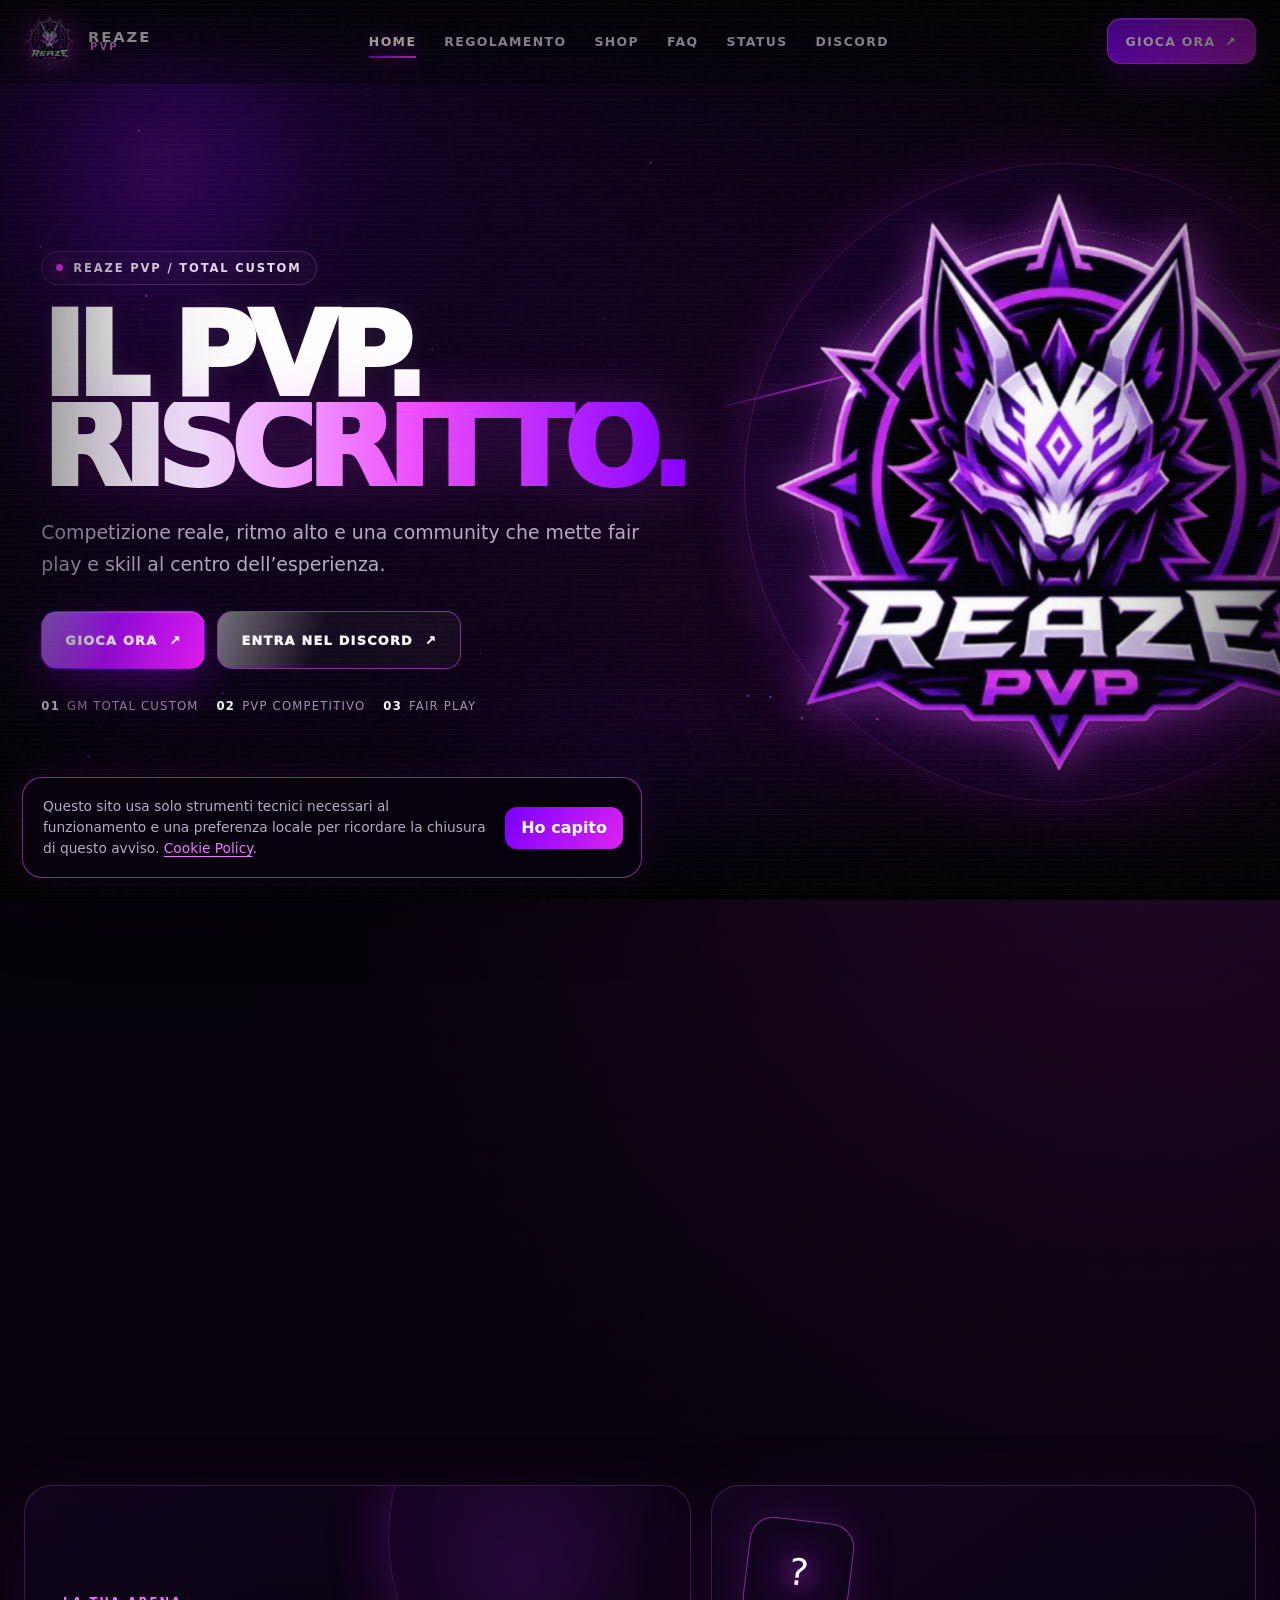
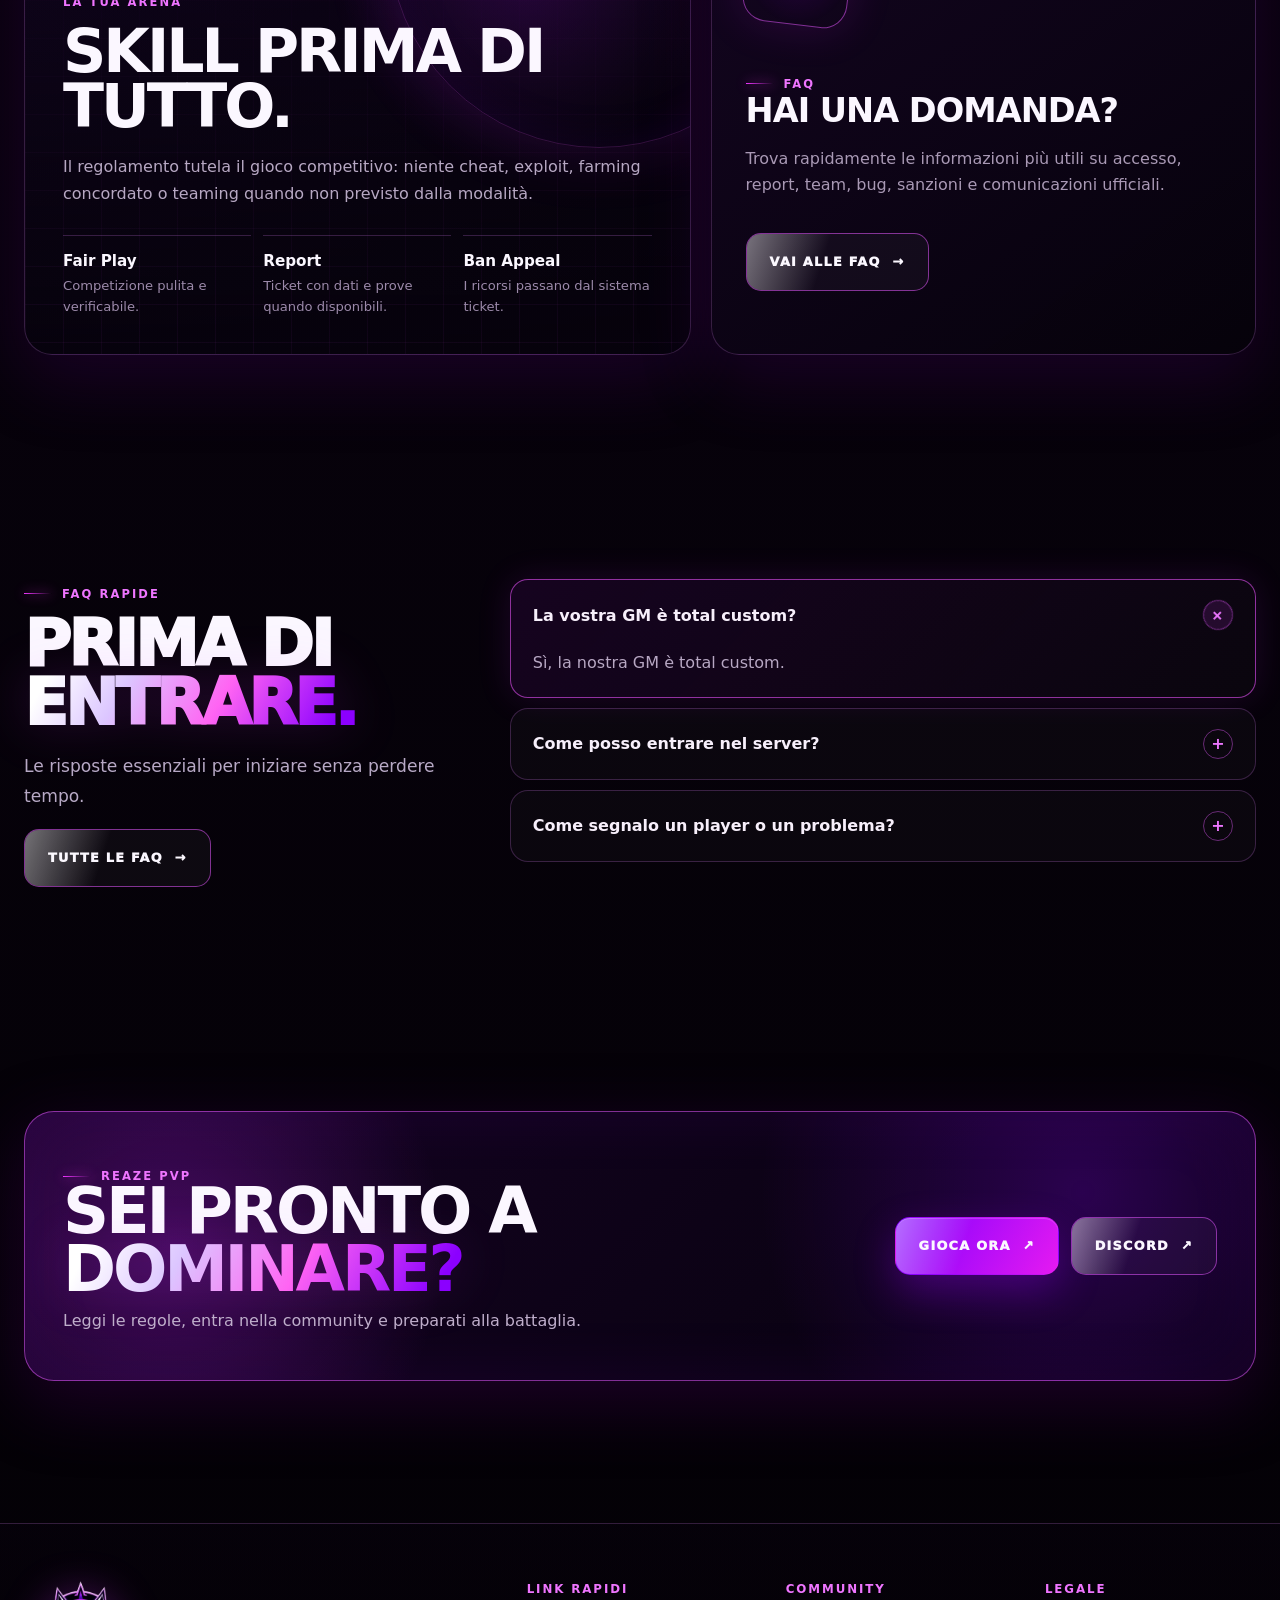
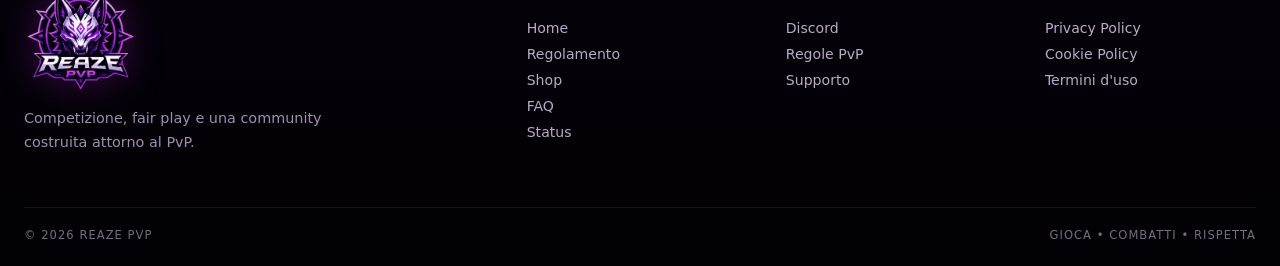
<file: index.html>
<!doctype html>
<html lang="it">
<head>
  <meta charset="utf-8">
  <meta name="viewport" content="width=device-width,initial-scale=1,viewport-fit=cover">
  <meta name="theme-color" content="#050208">
  <meta name="description" content="REAZE PVP — PvP competitivo, GM total custom e community.">
  <meta property="og:title" content="REAZE PVP">
  <meta property="og:description" content="Il PvP. Riscritto.">
  <meta property="og:image" content="assets/img/reaze-pvp-logo.png">
  <title>REAZE PVP — Il PvP. Riscritto.</title>
  <link rel="icon" href="assets/icons/favicon-192.png">
  <link rel="manifest" href="site.webmanifest">
  <link rel="stylesheet" href="assets/css/style.css">
</head>
<body>
<div class="site">
  <div class="noise"></div><div class="scanlines"></div><div class="vignette"></div><div class="pointer-glow"></div>
  <div class="ambient"><span class="a1"></span><span class="a2"></span><span class="a3"></span></div>
  <canvas id="particle-canvas"></canvas>
  <div data-nav-slot></div>

  <main>
    <section class="hero">
      <div class="hero-shell">
        <div class="hero-copy reveal">
          <span class="hero-badge"><i></i> REAZE PVP / TOTAL CUSTOM</span>
          <h1><span class="top">IL PVP.</span><span class="bottom">RISCRITTO.</span></h1>
          <p>Competizione reale, ritmo alto e una community che mette fair play e skill al centro dell’esperienza.</p>
          <div class="hero-actions">
            <a class="btn primary" href="#" data-connect>Gioca ora <span>↗</span></a>
            <a class="btn" href="#" data-discord>Entra nel Discord <span>↗</span></a>
          </div>
          <div class="hero-mini">
            <span><b>01</b> GM TOTAL CUSTOM</span>
            <span><b>02</b> PVP COMPETITIVO</span>
            <span><b>03</b> FAIR PLAY</span>
          </div>
        </div>

        <div class="logo-stage reveal" data-logo-stage>
          <div class="logo-orbit"></div>
          <span class="energy-streak s1"></span><span class="energy-streak s2"></span><span class="energy-streak s3"></span>
          <img class="hero-logo" src="assets/img/reaze-pvp-logo.png" alt="Logo REAZE PVP">
        </div>
      </div>
    </section>

    <section class="feature-rail">
      <div class="container feature-grid">
        <article class="feature-card reveal"><div class="feature-icon">⚔</div><h3>PvP senza limiti</h3><p>Un’esperienza costruita intorno a combattimento, skill e competitività.</p></article>
        <article class="feature-card reveal"><div class="feature-icon">✦</div><h3>Eventi</h3><p>Sfide e attività competitive comunicate attraverso i canali ufficiali.</p></article>
        <article class="feature-card reveal"><div class="feature-icon">♛</div><h3>Classifiche</h3><p>Misura i tuoi risultati e punta a migliorare round dopo round.</p></article>
        <article class="feature-card reveal"><div class="feature-icon">⬡</div><h3>Anticheat</h3><p>Cheat, exploit e vantaggi esterni sono vietati dal regolamento.</p></article>
        <article class="feature-card reveal"><div class="feature-icon">◈</div><h3>Supporto</h3><p>Report, contestazioni e ricorsi passano attraverso i canali ufficiali.</p></article>
      </div>
    </section>

    <section class="section">
      <div class="container">
        <span class="kicker reveal">REAZE ARENA</span>
        <h2 class="title-lg reveal">ENTRA. COMBATTI.<br><span class="gradient-text">LASCIA IL SEGNO.</span></h2>
        <p class="lead reveal">REAZE PVP è pensato per chi vuole competere senza perdere di vista rispetto, regole chiare e una community organizzata.</p>
        <div class="story-grid">
          <article class="arena-card reveal">
            <div class="arena-content">
              <span class="arena-label">La tua arena</span>
              <h3>Skill prima di tutto.</h3>
              <p>Il regolamento tutela il gioco competitivo: niente cheat, exploit, farming concordato o teaming quando non previsto dalla modalità.</p>
              <div class="arena-points">
                <div class="arena-point"><b>Fair Play</b><span>Competizione pulita e verificabile.</span></div>
                <div class="arena-point"><b>Report</b><span>Ticket con dati e prove quando disponibili.</span></div>
                <div class="arena-point"><b>Ban Appeal</b><span>I ricorsi passano dal sistema ticket.</span></div>
              </div>
            </div>
          </article>
          <aside class="faq-preview reveal">
            <div class="cube">?</div>
            <span class="kicker">FAQ</span>
            <h3>Hai una domanda?</h3>
            <p>Trova rapidamente le informazioni più utili su accesso, report, team, bug, sanzioni e comunicazioni ufficiali.</p>
            <a class="btn" href="faq.html">Vai alle FAQ <span>→</span></a>
          </aside>
        </div>
      </div>
    </section>

    <section class="section">
      <div class="container home-faq">
        <div class="home-faq-copy reveal">
          <span class="kicker">FAQ RAPIDE</span>
          <h2 class="title-lg">PRIMA DI<br><span class="gradient-text">ENTRARE.</span></h2>
          <p class="lead">Le risposte essenziali per iniziare senza perdere tempo.</p>
          <a class="btn" href="faq.html">Tutte le FAQ <span>→</span></a>
        </div>
        <div class="faq-list reveal">
          <article class="faq-item open">
            <button class="faq-question" type="button"><span>La vostra GM è total custom?</span><span>+</span></button>
            <div class="faq-answer"><div><p>Sì, la nostra GM è total custom.</p></div></div>
          </article>
          <article class="faq-item">
            <button class="faq-question" type="button"><span>Come posso entrare nel server?</span><span>+</span></button>
            <div class="faq-answer"><div><p>Usa il pulsante “Gioca ora” quando il collegamento è disponibile oppure consulta i canali ufficiali REAZE PVP.</p></div></div>
          </article>
          <article class="faq-item">
            <button class="faq-question" type="button"><span>Come segnalo un player o un problema?</span><span>+</span></button>
            <div class="faq-answer"><div><p>Apri un ticket e indica nome o ID del player, orario e prove quando disponibili.</p></div></div>
          </article>
        </div>
      </div>
    </section>

    <section class="section">
      <div class="container">
        <div class="cta-banner reveal">
          <div><span class="kicker">REAZE PVP</span><h2>SEI PRONTO A<br><span class="gradient-text">DOMINARE?</span></h2><p>Leggi le regole, entra nella community e preparati alla battaglia.</p></div>
          <div class="hero-actions"><a class="btn primary" href="#" data-connect>Gioca ora <span>↗</span></a><a class="btn" href="#" data-discord>Discord <span>↗</span></a></div>
        </div>
      </div>
    </section>
  </main>

  <div data-footer-slot></div>

  <div class="cookie-banner" data-cookie-banner>
    <p>Questo sito usa solo strumenti tecnici necessari al funzionamento e una preferenza locale per ricordare la chiusura di questo avviso. <a href="cookie-policy.html">Cookie Policy</a>.</p>
    <button type="button" data-cookie-ok>Ho capito</button>
  </div>
  <button class="cookie-reopen" type="button" aria-label="Informazioni cookie" data-cookie-reopen>◉</button>
</div>
<script src="assets/js/config.js"></script><script src="assets/js/components.js"></script><script src="assets/js/app.js"></script><script src="assets/js/consent.js"></script>
</body>
</html>
</file>
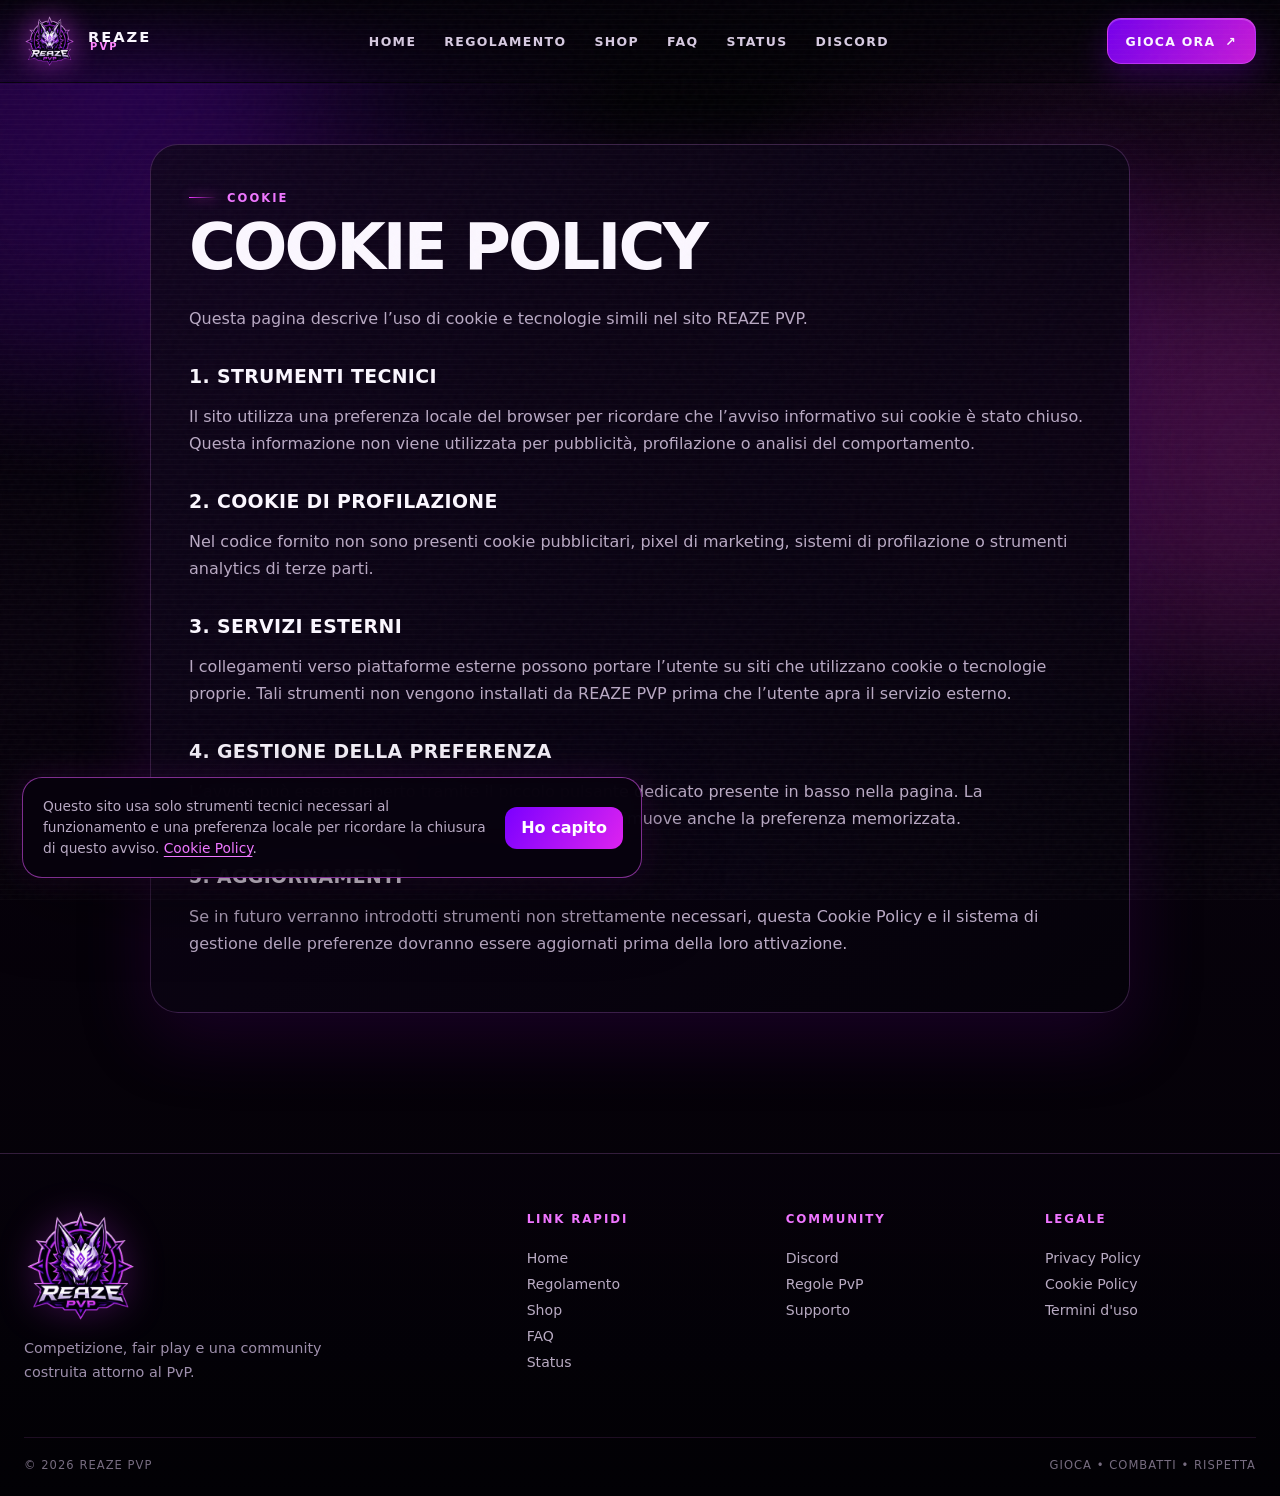
<file: cookie-policy.html>
<!doctype html>
<html lang="it">
<head>
  <meta charset="utf-8"><meta name="viewport" content="width=device-width,initial-scale=1,viewport-fit=cover"><meta name="theme-color" content="#050208">
  <meta name="description" content="Cookie Policy REAZE PVP.">
  <title>Cookie Policy — REAZE PVP</title>
  <link rel="icon" href="assets/icons/favicon-192.png"><link rel="stylesheet" href="assets/css/style.css">
</head>
<body>
<div class="site">
  <div class="noise"></div><div class="scanlines"></div><div class="ambient"><span class="a1"></span><span class="a2"></span><span class="a3"></span></div>
  <div data-nav-slot></div>
  <main class="legal-wrap">
    <article class="legal-card reveal">
      <span class="kicker">COOKIE</span>
      <h1>Cookie Policy</h1>
      <p>Questa pagina descrive l’uso di cookie e tecnologie simili nel sito REAZE PVP.</p>

      <h2>1. Strumenti tecnici</h2>
      <p>Il sito utilizza una preferenza locale del browser per ricordare che l’avviso informativo sui cookie è stato chiuso. Questa informazione non viene utilizzata per pubblicità, profilazione o analisi del comportamento.</p>

      <h2>2. Cookie di profilazione</h2>
      <p>Nel codice fornito non sono presenti cookie pubblicitari, pixel di marketing, sistemi di profilazione o strumenti analytics di terze parti.</p>

      <h2>3. Servizi esterni</h2>
      <p>I collegamenti verso piattaforme esterne possono portare l’utente su siti che utilizzano cookie o tecnologie proprie. Tali strumenti non vengono installati da REAZE PVP prima che l’utente apra il servizio esterno.</p>

      <h2>4. Gestione della preferenza</h2>
      <p>L’avviso può essere riaperto tramite il piccolo pulsante dedicato presente in basso nella pagina. La cancellazione dei dati del browser o del localStorage rimuove anche la preferenza memorizzata.</p>

      <h2>5. Aggiornamenti</h2>
      <p>Se in futuro verranno introdotti strumenti non strettamente necessari, questa Cookie Policy e il sistema di gestione delle preferenze dovranno essere aggiornati prima della loro attivazione.</p>
    </article>
  </main>
  <div data-footer-slot></div>
  <div class="cookie-banner" data-cookie-banner><p>Questo sito usa solo strumenti tecnici necessari al funzionamento e una preferenza locale per ricordare la chiusura di questo avviso. <a href="cookie-policy.html">Cookie Policy</a>.</p><button type="button" data-cookie-ok>Ho capito</button></div><button class="cookie-reopen" type="button" aria-label="Informazioni cookie" data-cookie-reopen>◉</button>
</div>
<script src="assets/js/config.js"></script><script src="assets/js/components.js"></script><script src="assets/js/app.js"></script><script src="assets/js/consent.js"></script>
</body></html>
</file>
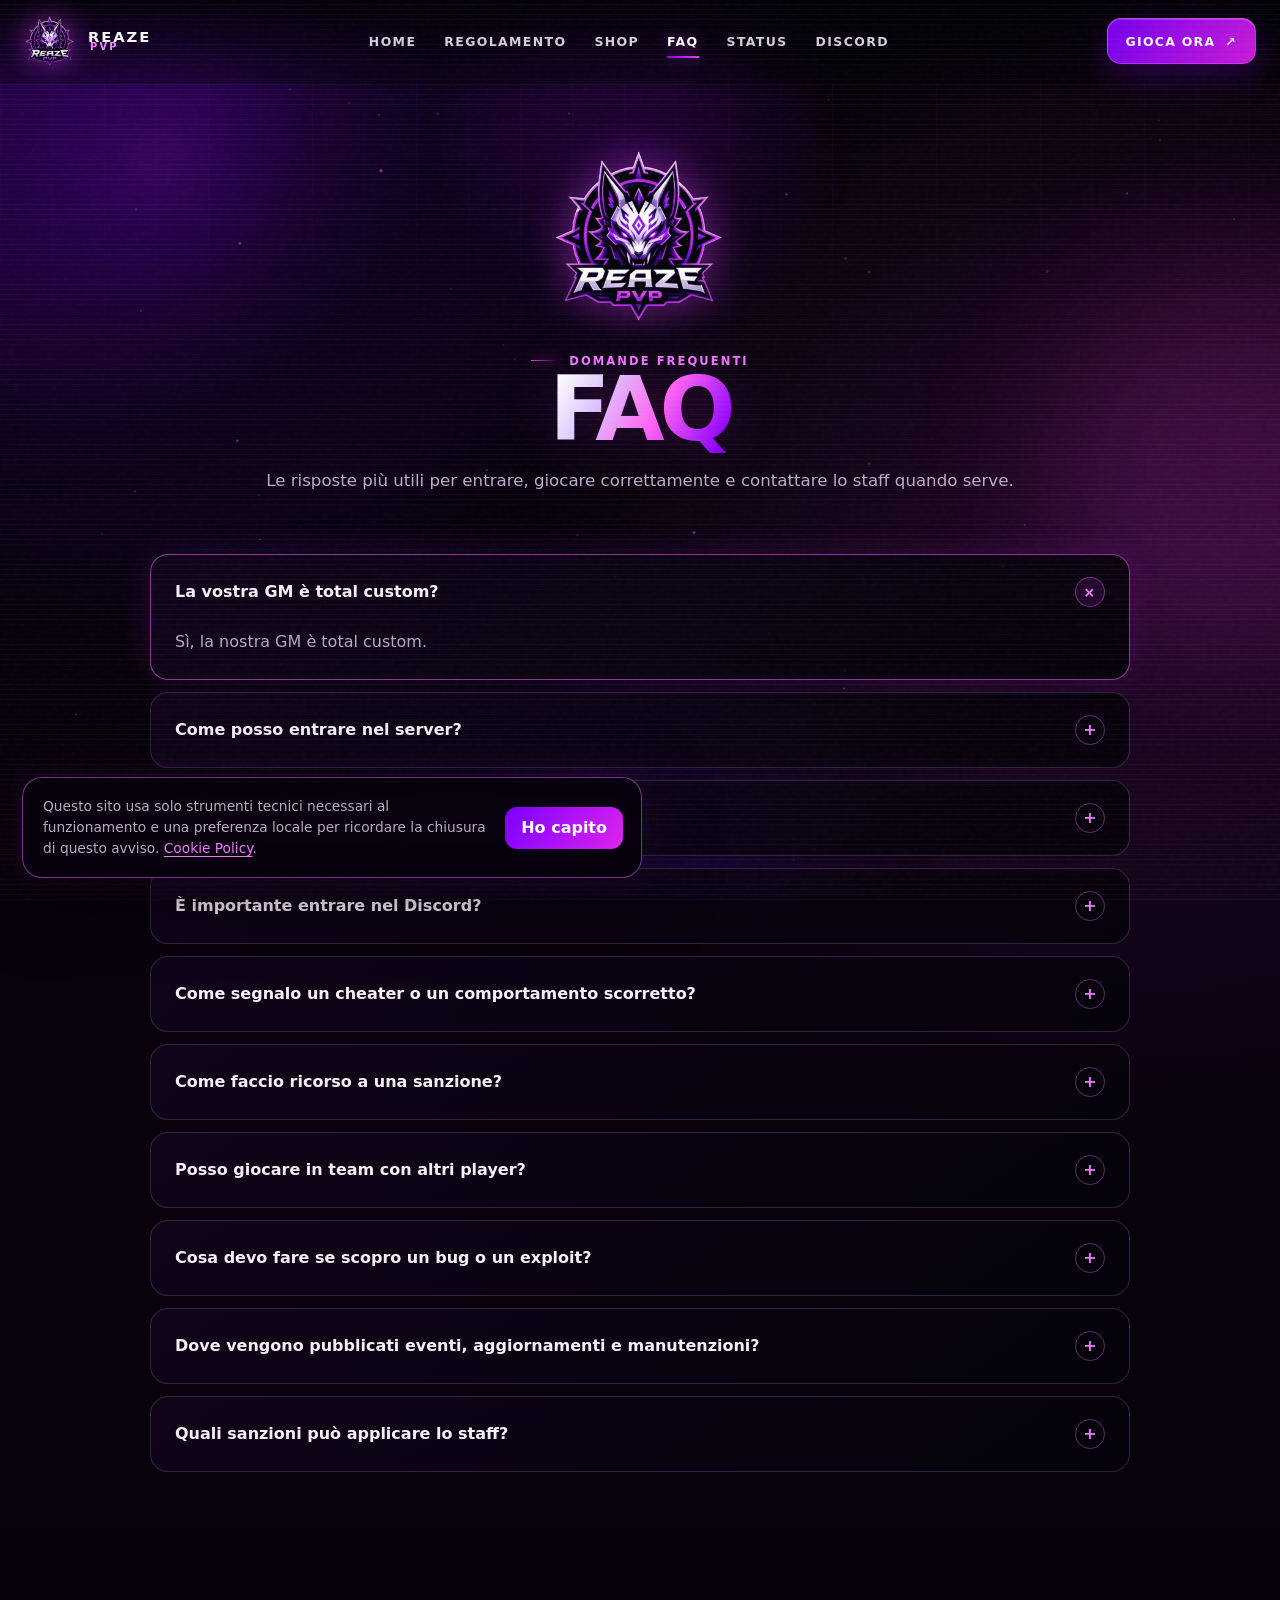
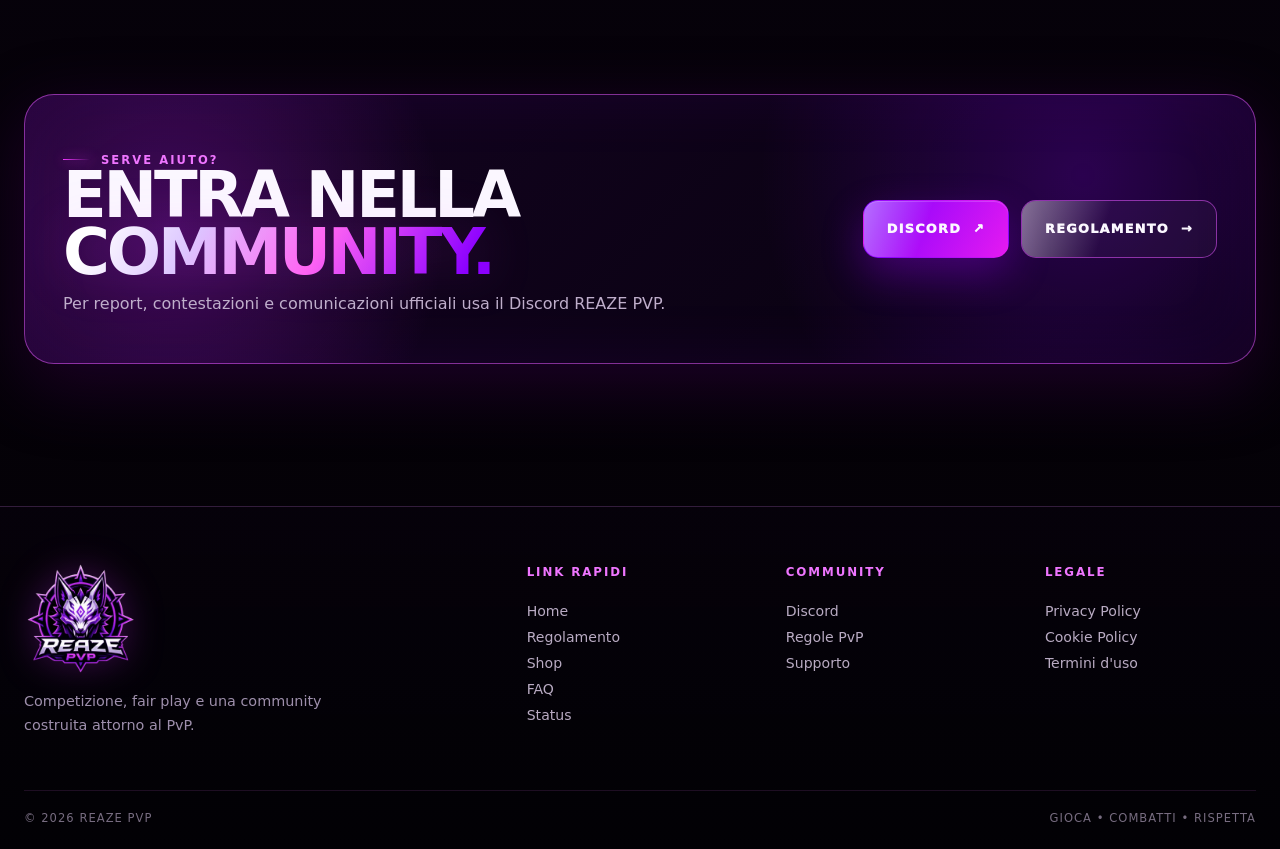
<file: faq.html>
<!doctype html>
<html lang="it">
<head>
  <meta charset="utf-8"><meta name="viewport" content="width=device-width,initial-scale=1,viewport-fit=cover"><meta name="theme-color" content="#050208">
  <meta name="description" content="Domande frequenti REAZE PVP.">
  <title>FAQ — REAZE PVP</title>
  <link rel="icon" href="assets/icons/favicon-192.png"><link rel="stylesheet" href="assets/css/style.css">
</head>
<body>
<div class="site">
  <div class="noise"></div><div class="scanlines"></div><div class="pointer-glow"></div><div class="ambient"><span class="a1"></span><span class="a2"></span><span class="a3"></span></div><canvas id="particle-canvas"></canvas>
  <div data-nav-slot></div>
  <main>
    <section class="inner-hero">
      <div class="inner-hero-shell reveal">
        <img class="inner-logo" src="assets/img/reaze-pvp-logo.png" alt="REAZE PVP">
        <span class="kicker">DOMANDE FREQUENTI</span>
        <h1><span class="gradient-text">FAQ</span></h1>
        <p>Le risposte più utili per entrare, giocare correttamente e contattare lo staff quando serve.</p>
      </div>
    </section>

    <section class="faq-page">
      <div class="faq-page-shell faq-list reveal">
        <article class="faq-item open"><button class="faq-question" type="button"><span>La vostra GM è total custom?</span><span>+</span></button><div class="faq-answer"><div><p>Sì, la nostra GM è total custom.</p></div></div></article>
        <article class="faq-item"><button class="faq-question" type="button"><span>Come posso entrare nel server?</span><span>+</span></button><div class="faq-answer"><div><p>Usa il pulsante “Gioca ora” quando il collegamento è disponibile oppure consulta il Discord ufficiale per le istruzioni di accesso.</p></div></div></article>
        <article class="faq-item"><button class="faq-question" type="button"><span>Dove trovo IP, versione e informazioni di accesso?</span><span>+</span></button><div class="faq-answer"><div><p>Le informazioni ufficiali vengono pubblicate nei canali REAZE PVP e, quando disponibili, nella pagina Status.</p></div></div></article>
        <article class="faq-item"><button class="faq-question" type="button"><span>È importante entrare nel Discord?</span><span>+</span></button><div class="faq-answer"><div><p>Sì. Il Discord è il riferimento per annunci, aggiornamenti, ticket, report, ricorsi e comunicazioni dello staff.</p></div></div></article>
        <article class="faq-item"><button class="faq-question" type="button"><span>Come segnalo un cheater o un comportamento scorretto?</span><span>+</span></button><div class="faq-answer"><div><p>Apri un ticket e indica nome o ID del player, orario e prove quando disponibili. Le prove manipolate o i report falsi sono sanzionabili.</p></div></div></article>
        <article class="faq-item"><button class="faq-question" type="button"><span>Come faccio ricorso a una sanzione?</span><span>+</span></button><div class="faq-answer"><div><p>I ricorsi vanno aperti tramite <strong>Ban Appeal</strong> nel sistema ticket.</p></div></div></article>
        <article class="faq-item"><button class="faq-question" type="button"><span>Posso giocare in team con altri player?</span><span>+</span></button><div class="faq-answer"><div><p>Solo nelle modalità in cui il team è previsto. Il teaming è vietato quando non è consentito dalla modalità e clan/team devono rispettare i limiti stabiliti dallo staff.</p></div></div></article>
        <article class="faq-item"><button class="faq-question" type="button"><span>Cosa devo fare se scopro un bug o un exploit?</span><span>+</span></button><div class="faq-answer"><div><p>Non sfruttarlo. Bug abuse, glitch, exploit e duplicazioni sono vietati: segnala il problema allo staff tramite i canali ufficiali.</p></div></div></article>
        <article class="faq-item"><button class="faq-question" type="button"><span>Dove vengono pubblicati eventi, aggiornamenti e manutenzioni?</span><span>+</span></button><div class="faq-answer"><div><p>Le comunicazioni ufficiali vengono pubblicate sul Discord REAZE PVP e, quando previsto, nella pagina Status.</p></div></div></article>
        <article class="faq-item"><button class="faq-question" type="button"><span>Quali sanzioni può applicare lo staff?</span><span>+</span></button><div class="faq-answer"><div><p>In base alla gravità possono essere applicati warn, timeout, kick, ban temporanei o ban permanenti.</p></div></div></article>
      </div>
    </section>

    <section class="section"><div class="container"><div class="cta-banner reveal"><div><span class="kicker">SERVE AIUTO?</span><h2>ENTRA NELLA<br><span class="gradient-text">COMMUNITY.</span></h2><p>Per report, contestazioni e comunicazioni ufficiali usa il Discord REAZE PVP.</p></div><div class="hero-actions"><a class="btn primary" href="#" data-discord>Discord <span>↗</span></a><a class="btn" href="regolamento.html">Regolamento <span>→</span></a></div></div></div></section>
  </main>
  <div data-footer-slot></div>
  <div class="cookie-banner" data-cookie-banner><p>Questo sito usa solo strumenti tecnici necessari al funzionamento e una preferenza locale per ricordare la chiusura di questo avviso. <a href="cookie-policy.html">Cookie Policy</a>.</p><button type="button" data-cookie-ok>Ho capito</button></div><button class="cookie-reopen" type="button" aria-label="Informazioni cookie" data-cookie-reopen>◉</button>
</div>
<script src="assets/js/config.js"></script><script src="assets/js/components.js"></script><script src="assets/js/app.js"></script><script src="assets/js/consent.js"></script>
</body></html>
</file>
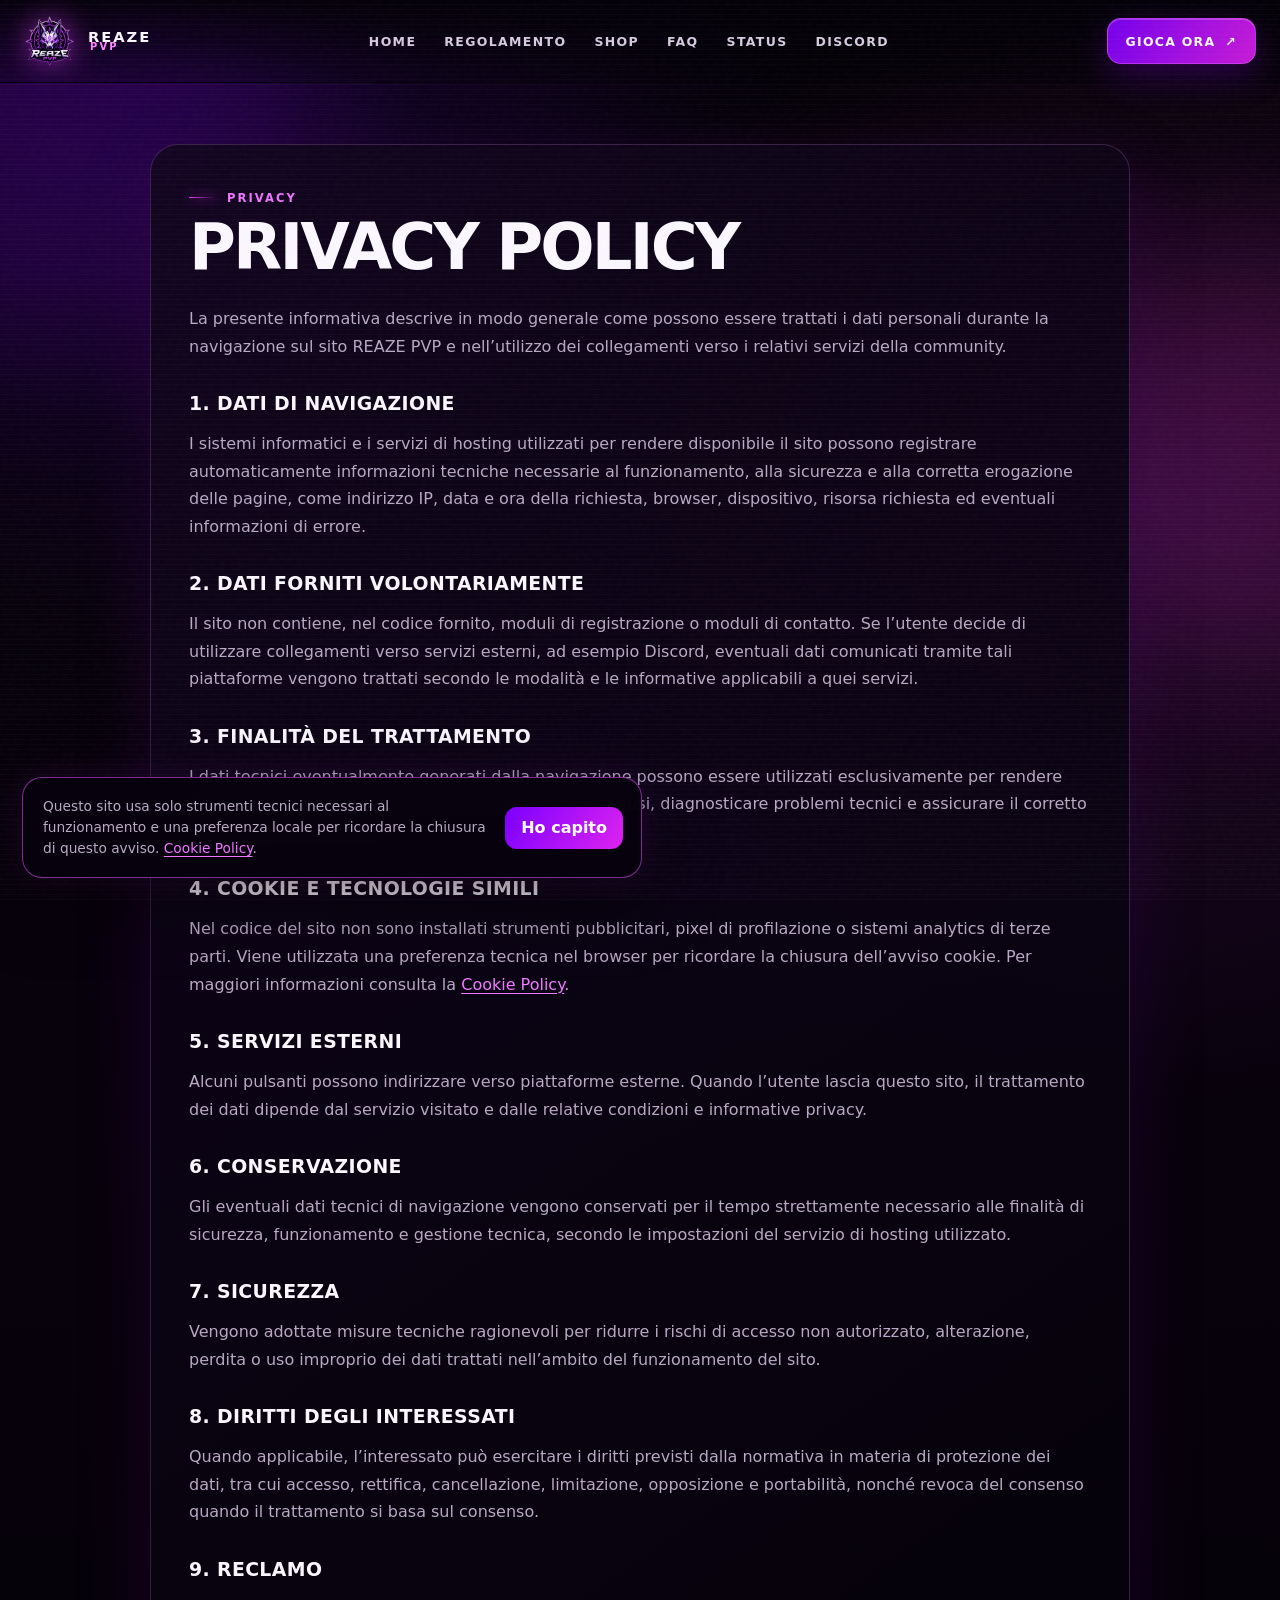
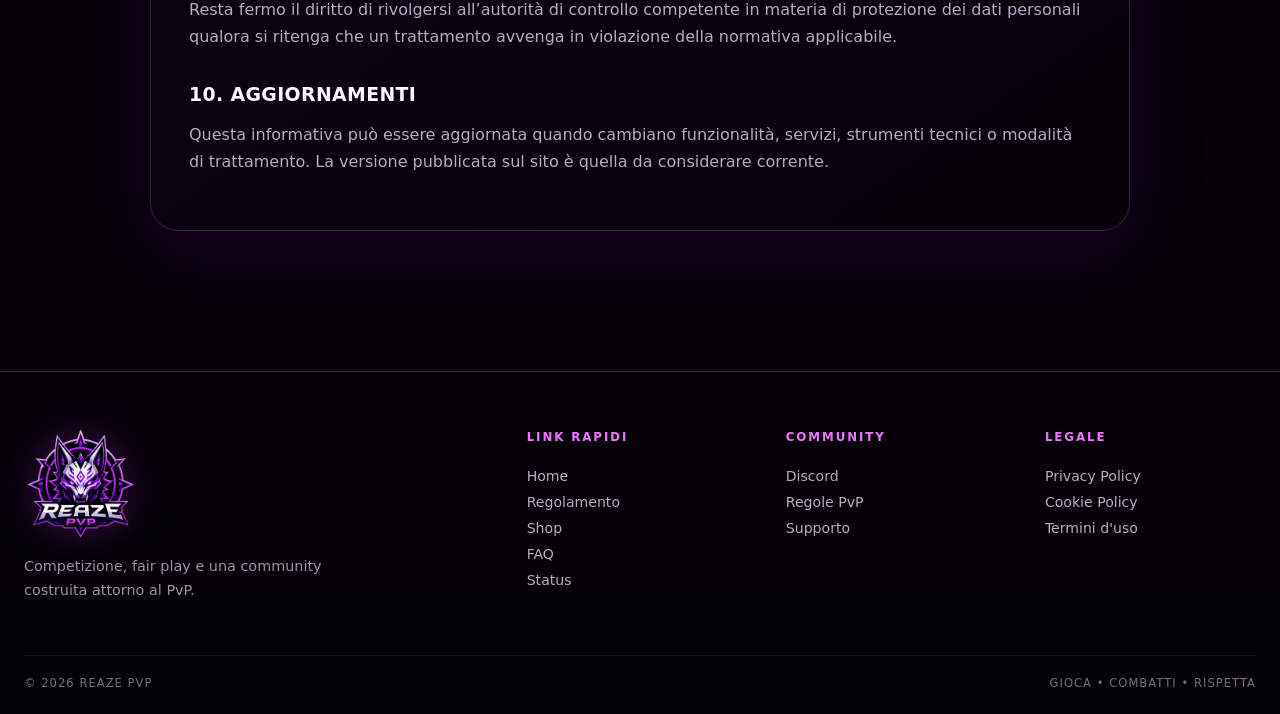
<file: privacy.html>
<!doctype html>
<html lang="it">
<head>
  <meta charset="utf-8"><meta name="viewport" content="width=device-width,initial-scale=1,viewport-fit=cover"><meta name="theme-color" content="#050208">
  <meta name="description" content="Privacy Policy REAZE PVP.">
  <title>Privacy Policy — REAZE PVP</title>
  <link rel="icon" href="assets/icons/favicon-192.png"><link rel="stylesheet" href="assets/css/style.css">
</head>
<body>
<div class="site">
  <div class="noise"></div><div class="scanlines"></div><div class="ambient"><span class="a1"></span><span class="a2"></span><span class="a3"></span></div>
  <div data-nav-slot></div>
  <main class="legal-wrap">
    <article class="legal-card reveal">
      <span class="kicker">PRIVACY</span>
      <h1>Privacy Policy</h1>
      <p>La presente informativa descrive in modo generale come possono essere trattati i dati personali durante la navigazione sul sito REAZE PVP e nell’utilizzo dei collegamenti verso i relativi servizi della community.</p>

      <h2>1. Dati di navigazione</h2>
      <p>I sistemi informatici e i servizi di hosting utilizzati per rendere disponibile il sito possono registrare automaticamente informazioni tecniche necessarie al funzionamento, alla sicurezza e alla corretta erogazione delle pagine, come indirizzo IP, data e ora della richiesta, browser, dispositivo, risorsa richiesta ed eventuali informazioni di errore.</p>

      <h2>2. Dati forniti volontariamente</h2>
      <p>Il sito non contiene, nel codice fornito, moduli di registrazione o moduli di contatto. Se l’utente decide di utilizzare collegamenti verso servizi esterni, ad esempio Discord, eventuali dati comunicati tramite tali piattaforme vengono trattati secondo le modalità e le informative applicabili a quei servizi.</p>

      <h2>3. Finalità del trattamento</h2>
      <p>I dati tecnici eventualmente generati dalla navigazione possono essere utilizzati esclusivamente per rendere disponibile il sito, garantirne la sicurezza, prevenire abusi, diagnosticare problemi tecnici e assicurare il corretto funzionamento dei servizi.</p>

      <h2>4. Cookie e tecnologie simili</h2>
      <p>Nel codice del sito non sono installati strumenti pubblicitari, pixel di profilazione o sistemi analytics di terze parti. Viene utilizzata una preferenza tecnica nel browser per ricordare la chiusura dell’avviso cookie. Per maggiori informazioni consulta la <a href="cookie-policy.html">Cookie Policy</a>.</p>

      <h2>5. Servizi esterni</h2>
      <p>Alcuni pulsanti possono indirizzare verso piattaforme esterne. Quando l’utente lascia questo sito, il trattamento dei dati dipende dal servizio visitato e dalle relative condizioni e informative privacy.</p>

      <h2>6. Conservazione</h2>
      <p>Gli eventuali dati tecnici di navigazione vengono conservati per il tempo strettamente necessario alle finalità di sicurezza, funzionamento e gestione tecnica, secondo le impostazioni del servizio di hosting utilizzato.</p>

      <h2>7. Sicurezza</h2>
      <p>Vengono adottate misure tecniche ragionevoli per ridurre i rischi di accesso non autorizzato, alterazione, perdita o uso improprio dei dati trattati nell’ambito del funzionamento del sito.</p>

      <h2>8. Diritti degli interessati</h2>
      <p>Quando applicabile, l’interessato può esercitare i diritti previsti dalla normativa in materia di protezione dei dati, tra cui accesso, rettifica, cancellazione, limitazione, opposizione e portabilità, nonché revoca del consenso quando il trattamento si basa sul consenso.</p>

      <h2>9. Reclamo</h2>
      <p>Resta fermo il diritto di rivolgersi all’autorità di controllo competente in materia di protezione dei dati personali qualora si ritenga che un trattamento avvenga in violazione della normativa applicabile.</p>

      <h2>10. Aggiornamenti</h2>
      <p>Questa informativa può essere aggiornata quando cambiano funzionalità, servizi, strumenti tecnici o modalità di trattamento. La versione pubblicata sul sito è quella da considerare corrente.</p>
    </article>
  </main>
  <div data-footer-slot></div>
  <div class="cookie-banner" data-cookie-banner><p>Questo sito usa solo strumenti tecnici necessari al funzionamento e una preferenza locale per ricordare la chiusura di questo avviso. <a href="cookie-policy.html">Cookie Policy</a>.</p><button type="button" data-cookie-ok>Ho capito</button></div><button class="cookie-reopen" type="button" aria-label="Informazioni cookie" data-cookie-reopen>◉</button>
</div>
<script src="assets/js/config.js"></script><script src="assets/js/components.js"></script><script src="assets/js/app.js"></script><script src="assets/js/consent.js"></script>
</body></html>
</file>
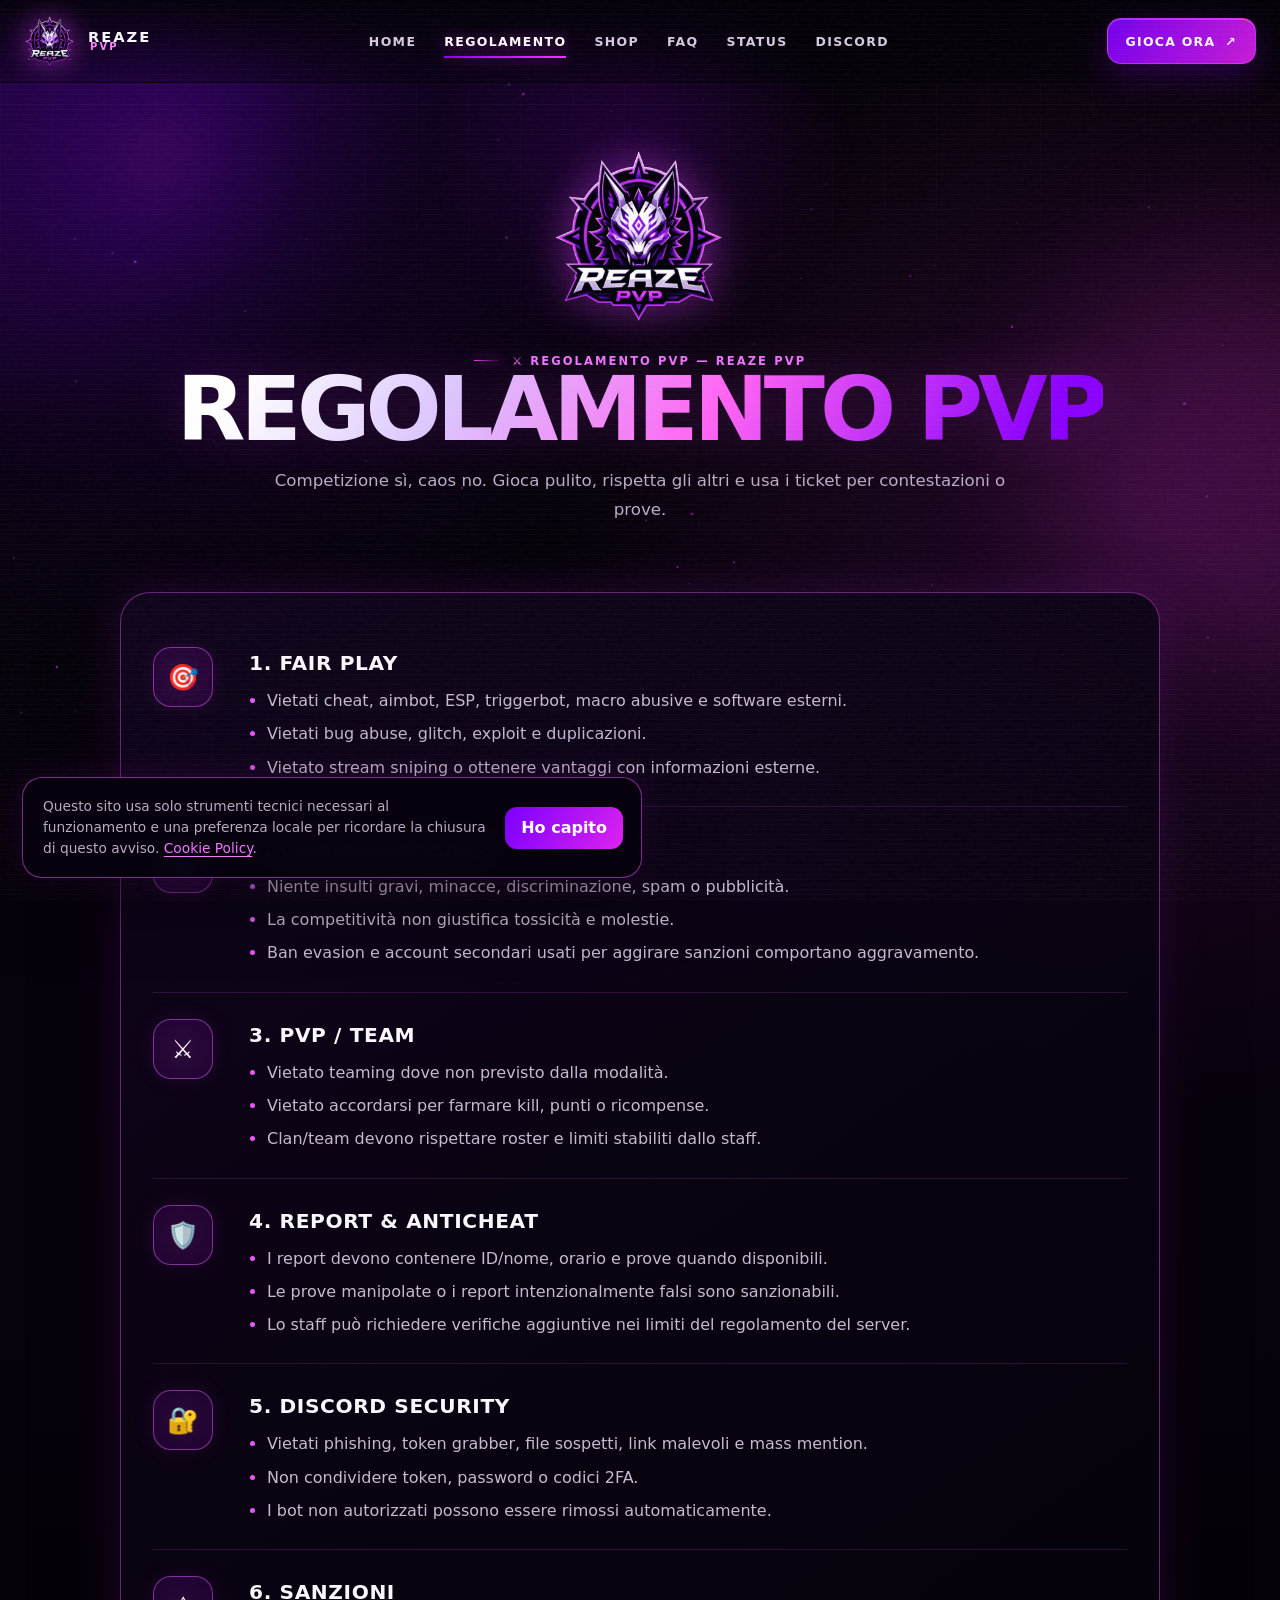
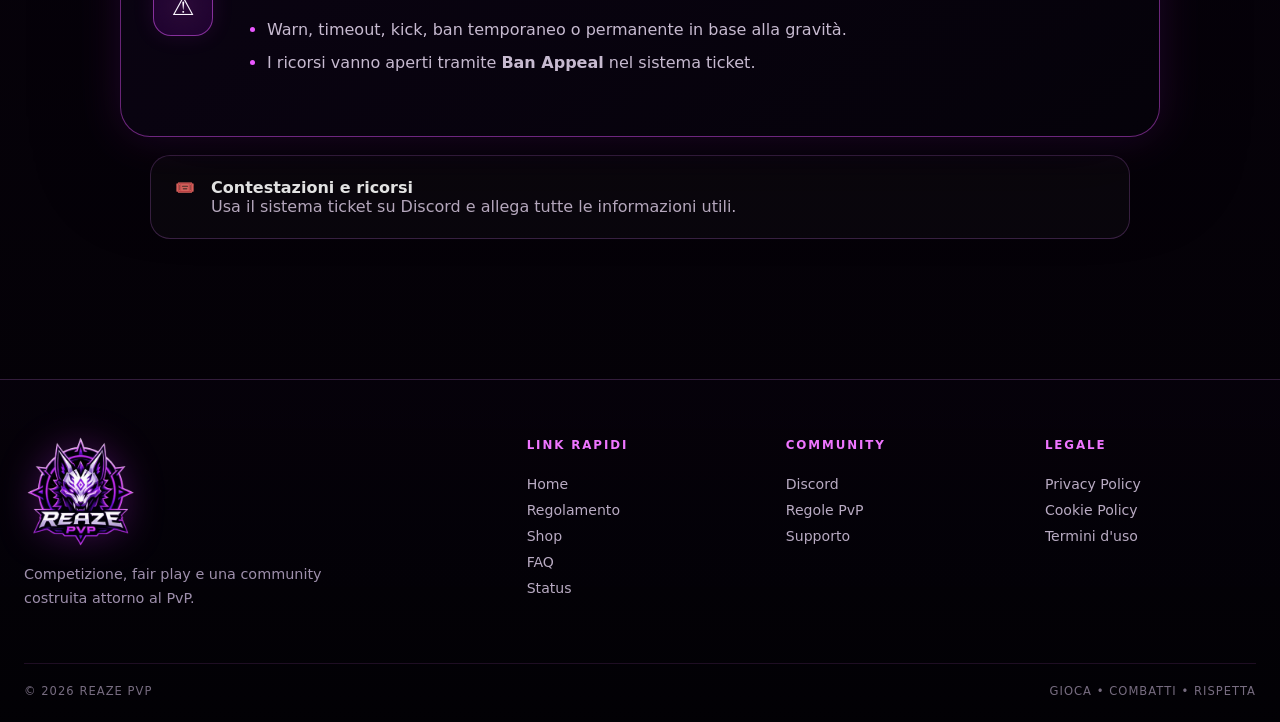
<file: regolamento.html>
<!doctype html>
<html lang="it">
<head>
  <meta charset="utf-8"><meta name="viewport" content="width=device-width,initial-scale=1,viewport-fit=cover"><meta name="theme-color" content="#050208">
  <meta name="description" content="Regolamento PvP ufficiale REAZE PVP.">
  <title>Regolamento — REAZE PVP</title>
  <link rel="icon" href="assets/icons/favicon-192.png"><link rel="stylesheet" href="assets/css/style.css">
</head>
<body>
<div class="site">
  <div class="noise"></div><div class="scanlines"></div><div class="pointer-glow"></div><div class="ambient"><span class="a1"></span><span class="a2"></span><span class="a3"></span></div><canvas id="particle-canvas"></canvas>
  <div data-nav-slot></div>
  <main>
    <section class="inner-hero">
      <div class="inner-hero-shell reveal">
        <img class="inner-logo" src="assets/img/reaze-pvp-logo.png" alt="REAZE PVP">
        <span class="kicker">⚔️ REGOLAMENTO PVP — Reaze PvP</span>
        <h1><span class="gradient-text">REGOLAMENTO PVP</span></h1>
        <p>Competizione sì, caos no. Gioca pulito, rispetta gli altri e usa i ticket per contestazioni o prove.</p>
      </div>
    </section>

    <section class="rules-wrap">
      <div class="rules-panel reveal">
        <article class="rule-block">
          <div class="rule-icon">🎯</div>
          <div class="rule-content"><h2>1. FAIR PLAY</h2><ul>
            <li>Vietati cheat, aimbot, ESP, triggerbot, macro abusive e software esterni.</li>
            <li>Vietati bug abuse, glitch, exploit e duplicazioni.</li>
            <li>Vietato stream sniping o ottenere vantaggi con informazioni esterne.</li>
          </ul></div>
        </article>
        <article class="rule-block">
          <div class="rule-icon">🗣️</div>
          <div class="rule-content"><h2>2. COMPORTAMENTO</h2><ul>
            <li>Niente insulti gravi, minacce, discriminazione, spam o pubblicità.</li>
            <li>La competitività non giustifica tossicità e molestie.</li>
            <li>Ban evasion e account secondari usati per aggirare sanzioni comportano aggravamento.</li>
          </ul></div>
        </article>
        <article class="rule-block">
          <div class="rule-icon">⚔️</div>
          <div class="rule-content"><h2>3. PVP / TEAM</h2><ul>
            <li>Vietato teaming dove non previsto dalla modalità.</li>
            <li>Vietato accordarsi per farmare kill, punti o ricompense.</li>
            <li>Clan/team devono rispettare roster e limiti stabiliti dallo staff.</li>
          </ul></div>
        </article>
        <article class="rule-block">
          <div class="rule-icon">🛡️</div>
          <div class="rule-content"><h2>4. REPORT &amp; ANTICHEAT</h2><ul>
            <li>I report devono contenere ID/nome, orario e prove quando disponibili.</li>
            <li>Le prove manipolate o i report intenzionalmente falsi sono sanzionabili.</li>
            <li>Lo staff può richiedere verifiche aggiuntive nei limiti del regolamento del server.</li>
          </ul></div>
        </article>
        <article class="rule-block">
          <div class="rule-icon">🔐</div>
          <div class="rule-content"><h2>5. DISCORD SECURITY</h2><ul>
            <li>Vietati phishing, token grabber, file sospetti, link malevoli e mass mention.</li>
            <li>Non condividere token, password o codici 2FA.</li>
            <li>I bot non autorizzati possono essere rimossi automaticamente.</li>
          </ul></div>
        </article>
        <article class="rule-block">
          <div class="rule-icon">⚠️</div>
          <div class="rule-content"><h2>6. SANZIONI</h2><ul>
            <li>Warn, timeout, kick, ban temporaneo o permanente in base alla gravità.</li>
            <li>I ricorsi vanno aperti tramite <strong>Ban Appeal</strong> nel sistema ticket.</li>
          </ul></div>
        </article>
      </div>
      <div class="rules-note reveal"><span>🎟️</span><div><b>Contestazioni e ricorsi</b><br>Usa il sistema ticket su Discord e allega tutte le informazioni utili.</div></div>
    </section>
  </main>
  <div data-footer-slot></div>
  <div class="cookie-banner" data-cookie-banner><p>Questo sito usa solo strumenti tecnici necessari al funzionamento e una preferenza locale per ricordare la chiusura di questo avviso. <a href="cookie-policy.html">Cookie Policy</a>.</p><button type="button" data-cookie-ok>Ho capito</button></div><button class="cookie-reopen" type="button" aria-label="Informazioni cookie" data-cookie-reopen>◉</button>
</div>
<script src="assets/js/config.js"></script><script src="assets/js/components.js"></script><script src="assets/js/app.js"></script><script src="assets/js/consent.js"></script>
</body></html>
</file>
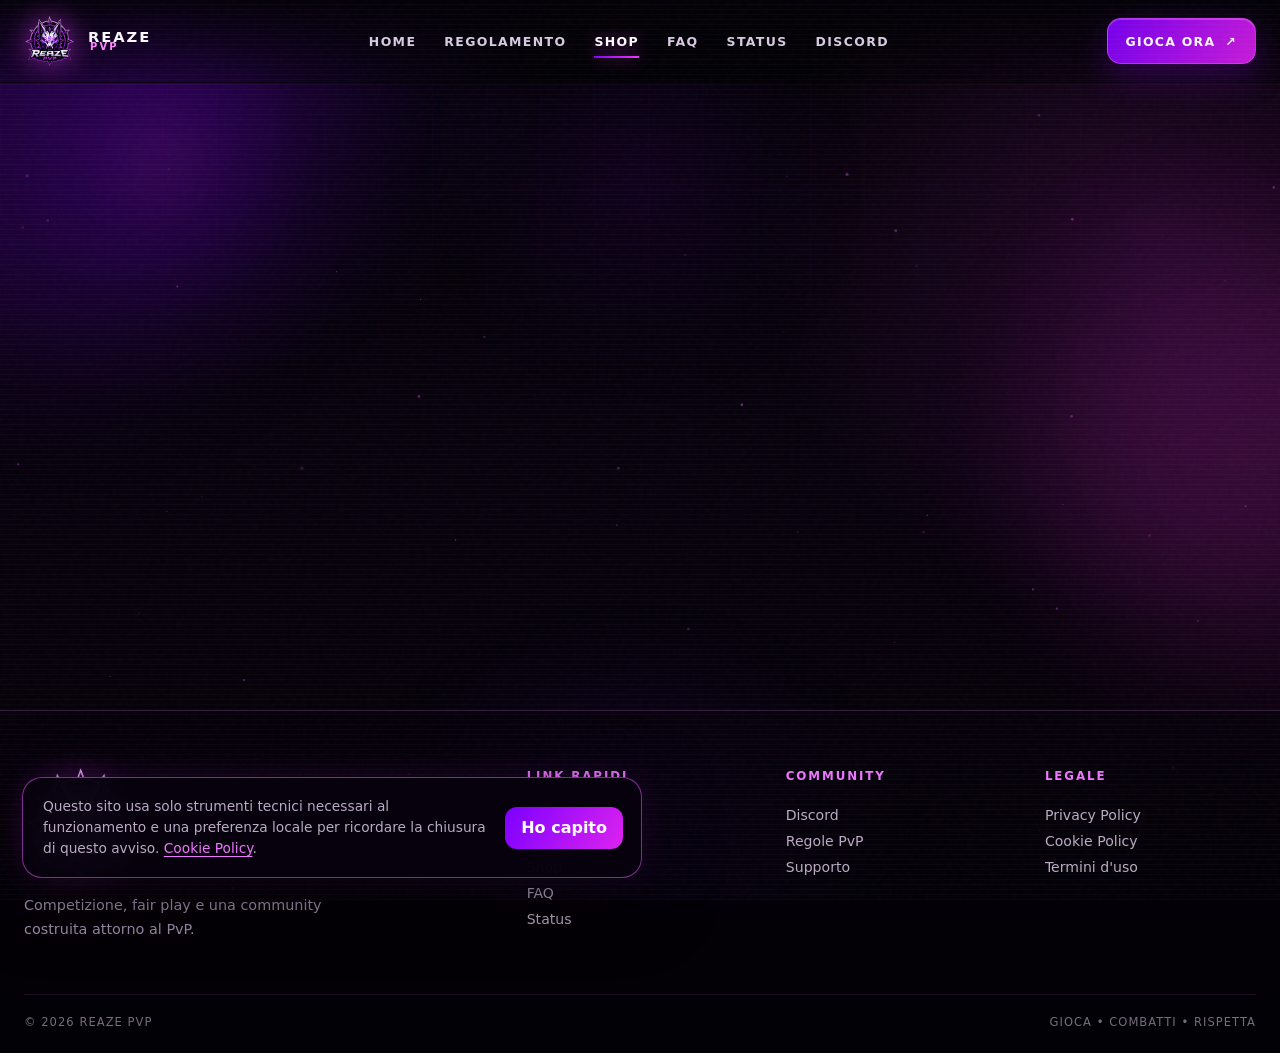
<file: shop.html>
<!doctype html>
<html lang="it">
<head>
  <meta charset="utf-8"><meta name="viewport" content="width=device-width,initial-scale=1,viewport-fit=cover"><meta name="theme-color" content="#050208">
  <title>Shop — REAZE PVP</title>
  <link rel="icon" href="assets/icons/favicon-192.png"><link rel="stylesheet" href="assets/css/style.css">
</head>
<body>
<div class="site">
  <div class="noise"></div><div class="scanlines"></div><div class="pointer-glow"></div><div class="ambient"><span class="a1"></span><span class="a2"></span><span class="a3"></span></div><canvas id="particle-canvas"></canvas>
  <div data-nav-slot></div>
  <main class="shop-empty"></main>
  <div data-footer-slot></div>
  <div class="cookie-banner" data-cookie-banner><p>Questo sito usa solo strumenti tecnici necessari al funzionamento e una preferenza locale per ricordare la chiusura di questo avviso. <a href="cookie-policy.html">Cookie Policy</a>.</p><button type="button" data-cookie-ok>Ho capito</button></div><button class="cookie-reopen" type="button" aria-label="Informazioni cookie" data-cookie-reopen>◉</button>
</div>
<script src="assets/js/config.js"></script><script src="assets/js/components.js"></script><script src="assets/js/app.js"></script><script src="assets/js/consent.js"></script>
</body></html>
</file>
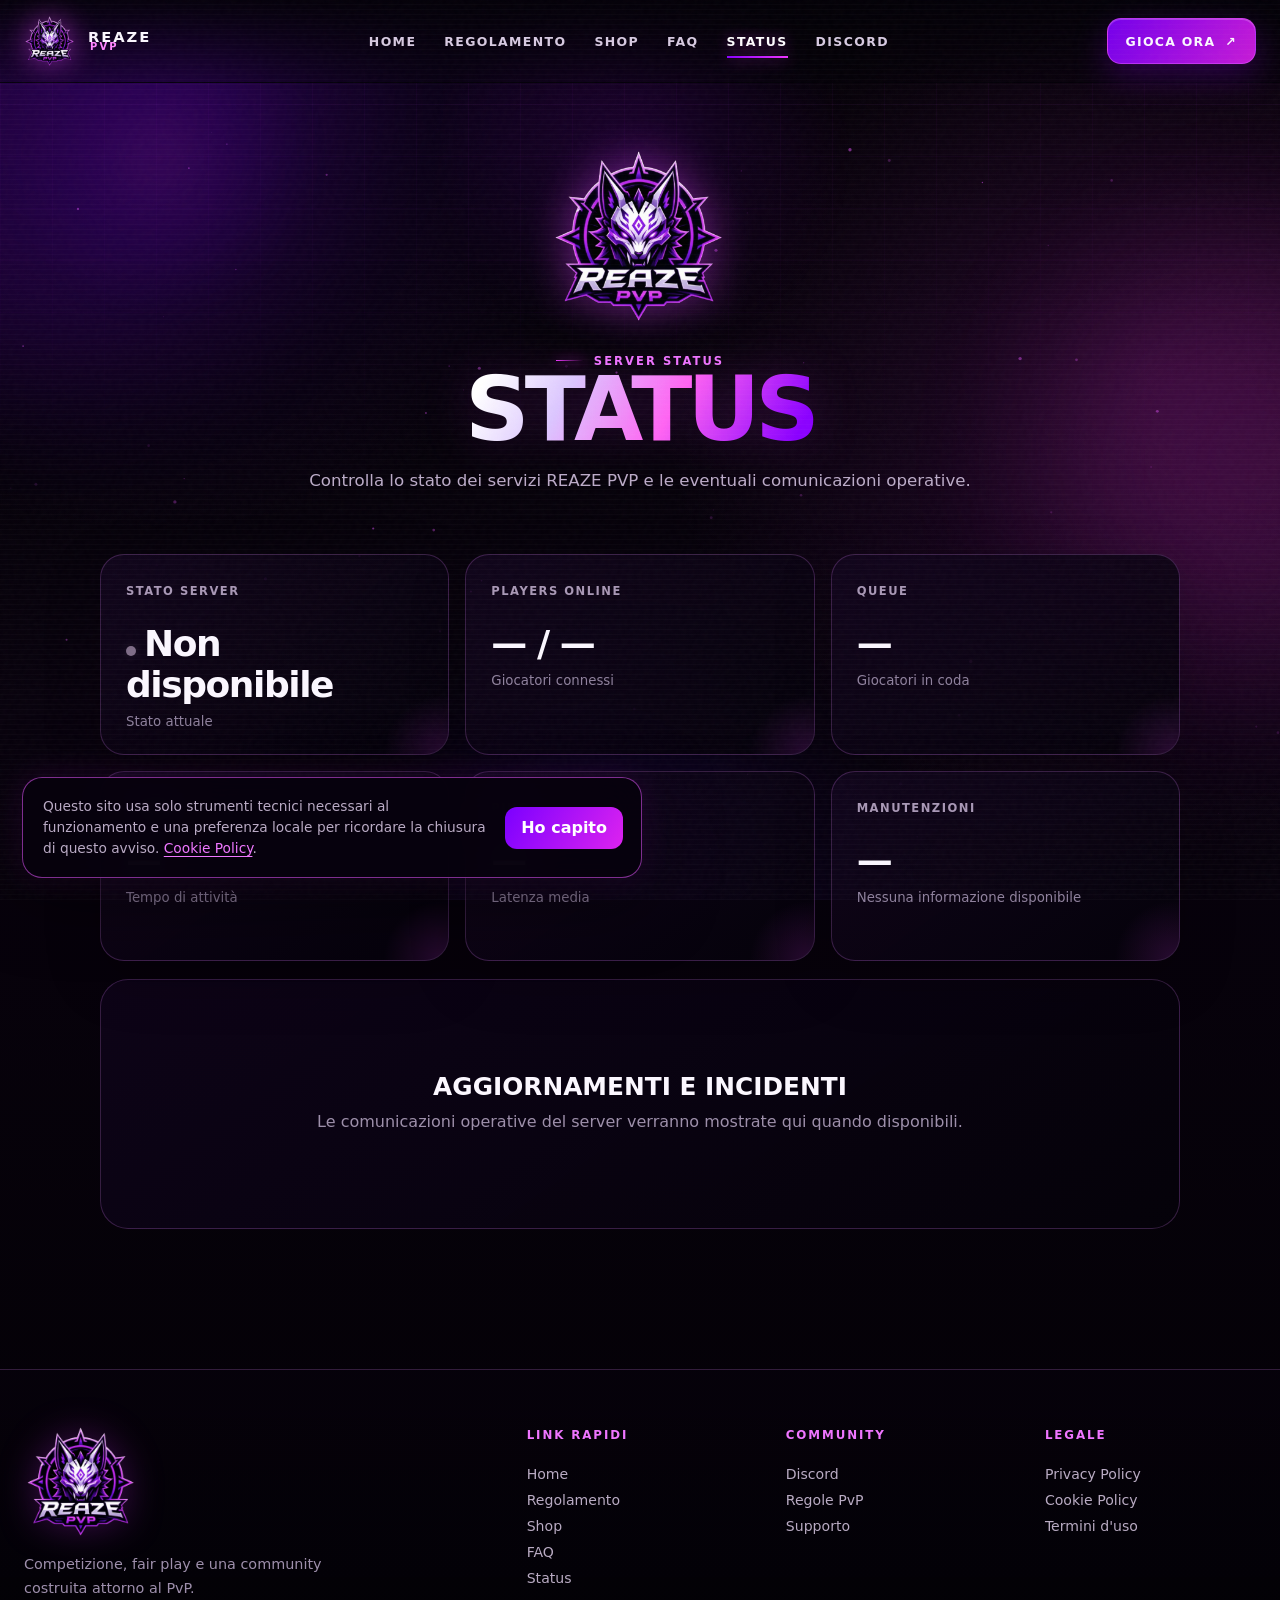
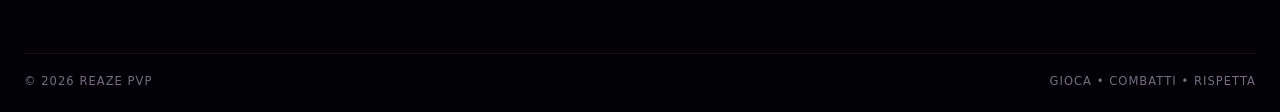
<file: status.html>
<!doctype html>
<html lang="it">
<head>
  <meta charset="utf-8"><meta name="viewport" content="width=device-width,initial-scale=1,viewport-fit=cover"><meta name="theme-color" content="#050208">
  <meta name="description" content="Status server REAZE PVP.">
  <title>Status — REAZE PVP</title>
  <link rel="icon" href="assets/icons/favicon-192.png"><link rel="stylesheet" href="assets/css/style.css">
</head>
<body>
<div class="site">
  <div class="noise"></div><div class="scanlines"></div><div class="pointer-glow"></div><div class="ambient"><span class="a1"></span><span class="a2"></span><span class="a3"></span></div><canvas id="particle-canvas"></canvas>
  <div data-nav-slot></div>
  <main data-status-root>
    <section class="inner-hero"><div class="inner-hero-shell reveal"><img class="inner-logo" src="assets/img/reaze-pvp-logo.png" alt="REAZE PVP"><span class="kicker">SERVER STATUS</span><h1><span class="gradient-text">STATUS</span></h1><p>Controlla lo stato dei servizi REAZE PVP e le eventuali comunicazioni operative.</p></div></section>
    <section class="status-wrap">
      <div class="status-shell">
        <div class="status-grid reveal">
          <article class="status-card" data-state-card><span class="label">Stato server</span><strong><span class="dot"></span><span data-state>Non disponibile</span></strong><small>Stato attuale</small></article>
          <article class="status-card"><span class="label">Players online</span><strong><span data-players>—</span> / <span data-max>—</span></strong><small>Giocatori connessi</small></article>
          <article class="status-card"><span class="label">Queue</span><strong data-queue>—</strong><small>Giocatori in coda</small></article>
          <article class="status-card"><span class="label">Uptime</span><strong data-uptime>—</strong><small>Tempo di attività</small></article>
          <article class="status-card"><span class="label">Ping</span><strong data-ping>—</strong><small>Latenza media</small></article>
          <article class="status-card"><span class="label">Manutenzioni</span><strong>—</strong><small>Nessuna informazione disponibile</small></article>
        </div>
        <div class="status-feed reveal"><h2>Aggiornamenti e incidenti</h2><p>Le comunicazioni operative del server verranno mostrate qui quando disponibili.</p></div>
      </div>
    </section>
  </main>
  <div data-footer-slot></div>
  <div class="cookie-banner" data-cookie-banner><p>Questo sito usa solo strumenti tecnici necessari al funzionamento e una preferenza locale per ricordare la chiusura di questo avviso. <a href="cookie-policy.html">Cookie Policy</a>.</p><button type="button" data-cookie-ok>Ho capito</button></div><button class="cookie-reopen" type="button" aria-label="Informazioni cookie" data-cookie-reopen>◉</button>
</div>
<script src="assets/js/config.js"></script><script src="assets/js/components.js"></script><script src="assets/js/app.js"></script><script src="assets/js/consent.js"></script>
</body></html>
</file>
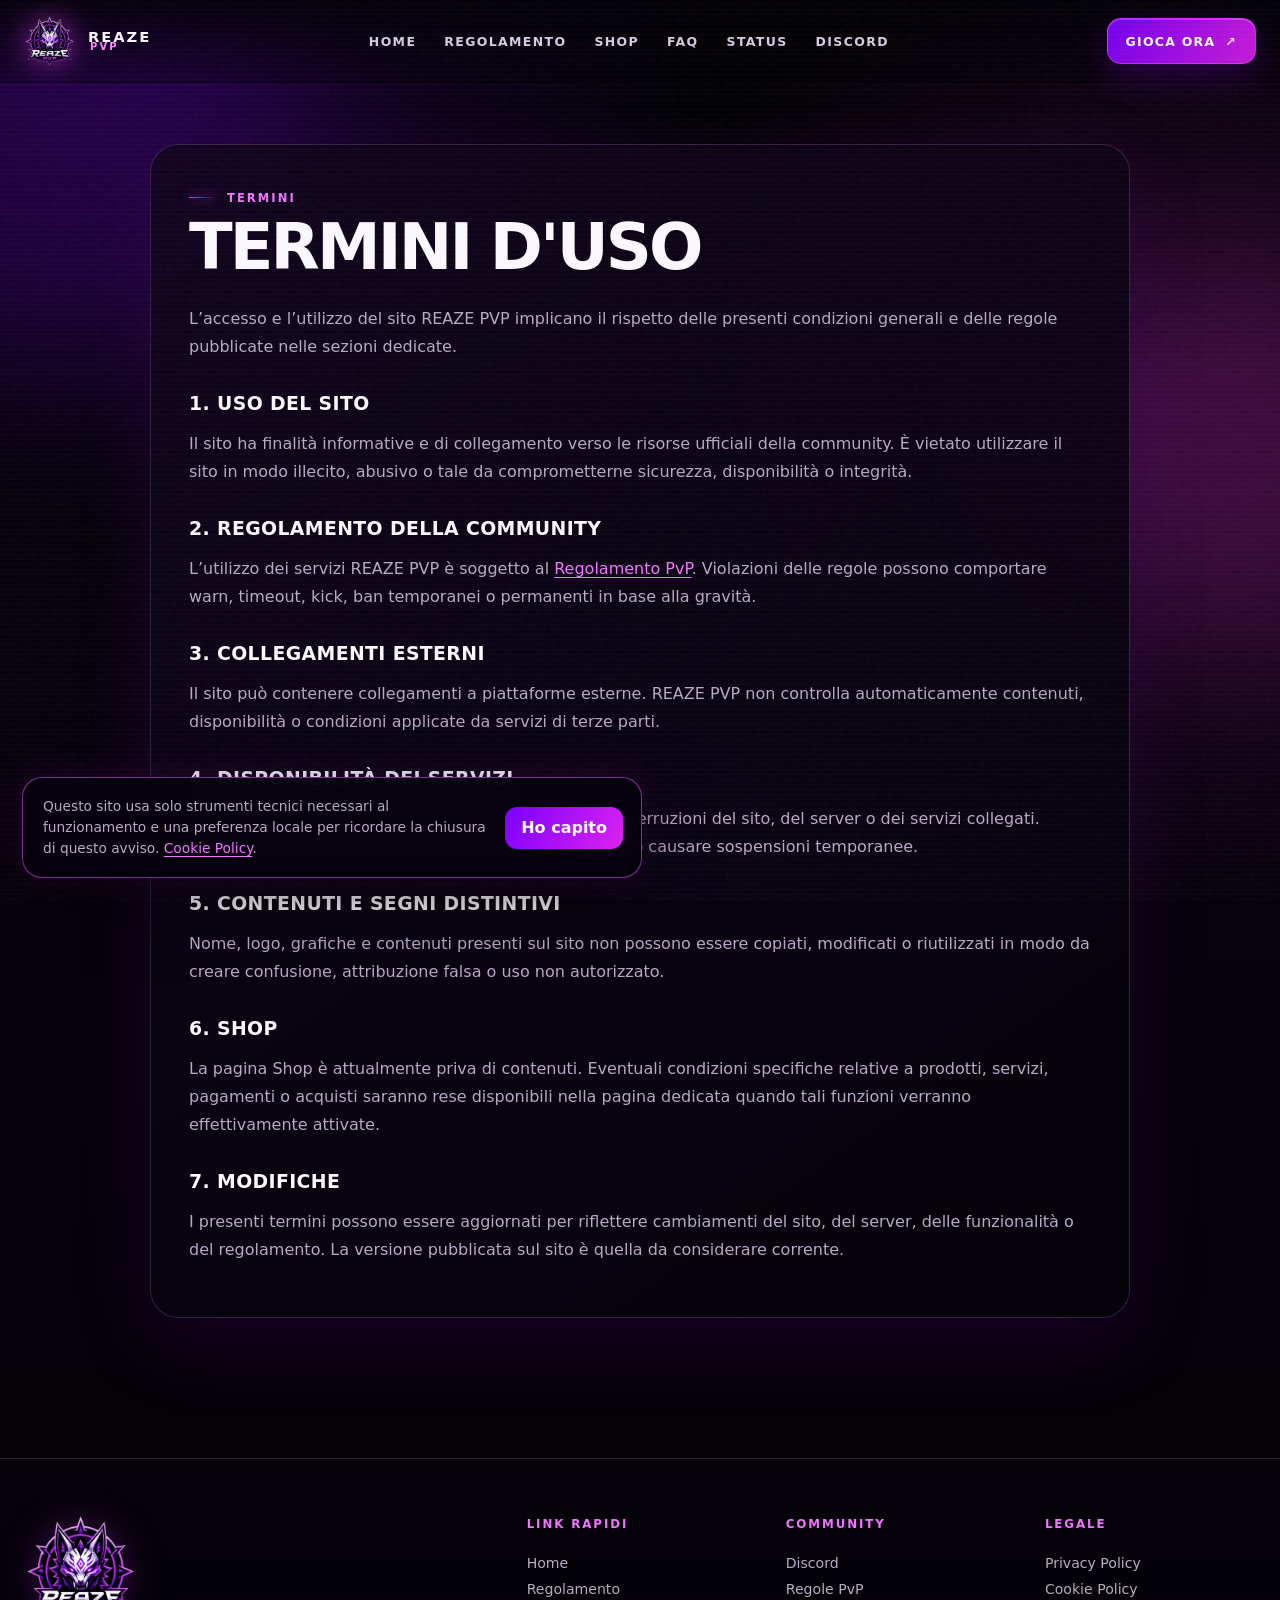
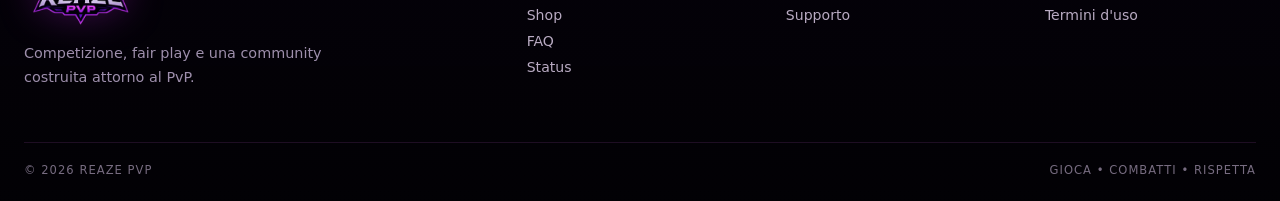
<file: termini.html>
<!doctype html>
<html lang="it">
<head>
  <meta charset="utf-8"><meta name="viewport" content="width=device-width,initial-scale=1,viewport-fit=cover"><meta name="theme-color" content="#050208">
  <meta name="description" content="Termini d'uso REAZE PVP.">
  <title>Termini d'uso — REAZE PVP</title>
  <link rel="icon" href="assets/icons/favicon-192.png"><link rel="stylesheet" href="assets/css/style.css">
</head>
<body>
<div class="site">
  <div class="noise"></div><div class="scanlines"></div><div class="ambient"><span class="a1"></span><span class="a2"></span><span class="a3"></span></div>
  <div data-nav-slot></div>
  <main class="legal-wrap">
    <article class="legal-card reveal">
      <span class="kicker">TERMINI</span>
      <h1>Termini d'uso</h1>
      <p>L’accesso e l’utilizzo del sito REAZE PVP implicano il rispetto delle presenti condizioni generali e delle regole pubblicate nelle sezioni dedicate.</p>

      <h2>1. Uso del sito</h2>
      <p>Il sito ha finalità informative e di collegamento verso le risorse ufficiali della community. È vietato utilizzare il sito in modo illecito, abusivo o tale da comprometterne sicurezza, disponibilità o integrità.</p>

      <h2>2. Regolamento della community</h2>
      <p>L’utilizzo dei servizi REAZE PVP è soggetto al <a href="regolamento.html">Regolamento PvP</a>. Violazioni delle regole possono comportare warn, timeout, kick, ban temporanei o permanenti in base alla gravità.</p>

      <h2>3. Collegamenti esterni</h2>
      <p>Il sito può contenere collegamenti a piattaforme esterne. REAZE PVP non controlla automaticamente contenuti, disponibilità o condizioni applicate da servizi di terze parti.</p>

      <h2>4. Disponibilità dei servizi</h2>
      <p>Non viene garantita la disponibilità continua e senza interruzioni del sito, del server o dei servizi collegati. Manutenzioni, aggiornamenti o problemi tecnici possono causare sospensioni temporanee.</p>

      <h2>5. Contenuti e segni distintivi</h2>
      <p>Nome, logo, grafiche e contenuti presenti sul sito non possono essere copiati, modificati o riutilizzati in modo da creare confusione, attribuzione falsa o uso non autorizzato.</p>

      <h2>6. Shop</h2>
      <p>La pagina Shop è attualmente priva di contenuti. Eventuali condizioni specifiche relative a prodotti, servizi, pagamenti o acquisti saranno rese disponibili nella pagina dedicata quando tali funzioni verranno effettivamente attivate.</p>

      <h2>7. Modifiche</h2>
      <p>I presenti termini possono essere aggiornati per riflettere cambiamenti del sito, del server, delle funzionalità o del regolamento. La versione pubblicata sul sito è quella da considerare corrente.</p>
    </article>
  </main>
  <div data-footer-slot></div>
  <div class="cookie-banner" data-cookie-banner><p>Questo sito usa solo strumenti tecnici necessari al funzionamento e una preferenza locale per ricordare la chiusura di questo avviso. <a href="cookie-policy.html">Cookie Policy</a>.</p><button type="button" data-cookie-ok>Ho capito</button></div><button class="cookie-reopen" type="button" aria-label="Informazioni cookie" data-cookie-reopen>◉</button>
</div>
<script src="assets/js/config.js"></script><script src="assets/js/components.js"></script><script src="assets/js/app.js"></script><script src="assets/js/consent.js"></script>
</body></html>
</file>
<file: assets/css/style.css>
:root{
  --bg:#030106;
  --bg-2:#08020f;
  --panel:rgba(12,5,21,.72);
  --panel-strong:rgba(10,3,18,.92);
  --text:#fbf7ff;
  --muted:#b7a9c5;
  --purple:#8b00ff;
  --violet:#b126ff;
  --magenta:#ef35ff;
  --pink:#ff86ff;
  --line:rgba(222,128,255,.22);
  --line-strong:rgba(228,86,255,.54);
  --shadow:0 24px 70px rgba(68,0,98,.30);
  --glow:0 0 24px rgba(207,44,255,.34),0 0 70px rgba(126,0,255,.16);
  --radius:24px;
  --max:1240px;
  --nav-h:82px;
}
*{box-sizing:border-box}
html{scroll-behavior:smooth;background:var(--bg)}
body{margin:0;color:var(--text);font-family:Inter,ui-sans-serif,system-ui,-apple-system,BlinkMacSystemFont,"Segoe UI",sans-serif;background:
radial-gradient(circle at 12% 0%,rgba(126,0,255,.18),transparent 26%),
radial-gradient(circle at 90% 22%,rgba(236,48,255,.12),transparent 28%),
linear-gradient(180deg,#020104 0%,#08020d 42%,#030105 100%);overflow-x:hidden}
body.menu-open{overflow:hidden}
a{color:inherit;text-decoration:none}
button,input,textarea,select{font:inherit}
button{color:inherit}
img{max-width:100%;display:block}
::selection{background:rgba(214,62,255,.34);color:#fff}
.site{position:relative;isolation:isolate;min-height:100vh}
.noise,.scanlines,.vignette,.pointer-glow{position:fixed;inset:0;pointer-events:none}
.noise{z-index:90;opacity:.045;background-image:url("data:image/svg+xml,%3Csvg viewBox='0 0 180 180' xmlns='http://www.w3.org/2000/svg'%3E%3Cfilter id='n'%3E%3CfeTurbulence type='fractalNoise' baseFrequency='.92' numOctaves='4' stitchTiles='stitch'/%3E%3C/filter%3E%3Crect width='100%25' height='100%25' filter='url(%23n)' opacity='.55'/%3E%3C/svg%3E")}
.scanlines{z-index:89;opacity:.035;background:repeating-linear-gradient(0deg,rgba(255,255,255,.7) 0,rgba(255,255,255,.7) 1px,transparent 1px,transparent 5px)}
.vignette{z-index:88;box-shadow:inset 0 0 190px 40px rgba(0,0,0,.78)}
.pointer-glow{z-index:-1;width:320px;height:320px;border-radius:50%;background:radial-gradient(circle,rgba(220,56,255,.10),rgba(116,0,255,.05) 36%,transparent 70%);filter:blur(16px);will-change:transform}
#particle-canvas{position:fixed;inset:0;z-index:-2;pointer-events:none;opacity:.88}
.ambient{position:fixed;inset:0;z-index:-3;pointer-events:none;overflow:hidden}
.ambient span{position:absolute;border-radius:50%;filter:blur(80px);opacity:.15;animation:ambientFloat 15s ease-in-out infinite}
.ambient .a1{width:40vw;height:40vw;background:#8500ff;left:-16vw;top:-12vw}
.ambient .a2{width:32vw;height:32vw;background:#ff2fe8;right:-14vw;top:28vh;animation-delay:-5s}
.ambient .a3{width:28vw;height:28vw;background:#5522ff;left:35vw;bottom:-15vw;animation-delay:-9s}
@keyframes ambientFloat{50%{transform:translate3d(6vw,4vh,0) scale(1.15)}}

/* NAV */
.site-nav{position:fixed;z-index:80;top:0;left:0;right:0;min-height:var(--nav-h);padding:0 24px;background:linear-gradient(180deg,rgba(4,1,8,.92),rgba(4,1,8,.32));backdrop-filter:blur(18px);border-bottom:1px solid transparent;transition:.3s ease}
.site-nav.scrolled{background:rgba(4,1,8,.88);border-color:var(--line);box-shadow:0 14px 50px rgba(0,0,0,.28)}
.nav-shell{height:var(--nav-h);width:min(var(--max),100%);margin:auto;display:grid;grid-template-columns:auto 1fr auto;align-items:center;gap:28px}
.brand{display:flex;align-items:center;gap:12px;min-width:max-content}
.brand img{width:52px;height:52px;object-fit:contain;filter:drop-shadow(0 0 15px rgba(226,66,255,.55))}
.brand-word{display:flex;align-items:flex-start;flex-direction:column;line-height:.9;letter-spacing:.12em}
.brand-word b{font-size:.92rem}
.brand-word small{font-size:.62rem;color:var(--pink);font-weight:900;letter-spacing:.22em;margin-left:2px}
.nav-links{display:flex;justify-content:center;align-items:center;gap:28px}
.nav-links a{position:relative;padding:10px 0;color:#d7cae1;font-weight:800;font-size:.78rem;letter-spacing:.11em;text-transform:uppercase;transition:.25s}
.nav-links a::after{content:"";position:absolute;left:50%;right:50%;bottom:1px;height:2px;background:linear-gradient(90deg,var(--purple),var(--magenta));box-shadow:0 0 16px rgba(232,66,255,.7);transition:.25s}
.nav-links a:hover,.nav-links a.active{color:#fff;text-shadow:0 0 14px rgba(237,78,255,.48)}
.nav-links a:hover::after,.nav-links a.active::after{left:0;right:0}
.nav-actions{display:flex;align-items:center;gap:10px}
.nav-cta{height:46px;padding:0 18px;border:1px solid var(--line-strong);border-radius:14px;display:inline-flex;align-items:center;gap:10px;font-size:.78rem;font-weight:900;letter-spacing:.1em;text-transform:uppercase;background:linear-gradient(120deg,rgba(127,0,255,.92),rgba(226,31,244,.88));box-shadow:0 12px 34px rgba(151,0,255,.25),inset 0 1px rgba(255,255,255,.20);transition:.25s}
.nav-cta:hover{transform:translateY(-2px);box-shadow:0 16px 45px rgba(164,0,255,.34),0 0 26px rgba(227,69,255,.3)}
.menu-toggle{display:none;width:44px;height:44px;border:1px solid var(--line);border-radius:12px;background:rgba(255,255,255,.03);align-items:center;justify-content:center;flex-direction:column;gap:7px;cursor:pointer}
.menu-toggle span{width:20px;height:1.5px;background:#fff;transition:.25s}
.menu-toggle.open span:first-child{transform:translateY(4.25px) rotate(45deg)}
.menu-toggle.open span:last-child{transform:translateY(-4.25px) rotate(-45deg)}
.mobile-menu{display:none}

/* SHARED */
.container{width:min(var(--max),calc(100% - 48px));margin:auto}
.kicker{display:inline-flex;align-items:center;gap:10px;font-size:.72rem;font-weight:900;letter-spacing:.18em;text-transform:uppercase;color:#ef75ff}
.kicker::before{content:"";width:28px;height:1px;background:linear-gradient(90deg,var(--magenta),transparent);box-shadow:0 0 12px var(--magenta)}
.title-xl{font-size:clamp(3rem,6.3vw,6.4rem);line-height:.9;letter-spacing:-.055em;margin:18px 0 22px;text-transform:uppercase;font-weight:950}
.title-lg{font-size:clamp(2.5rem,5vw,5.2rem);line-height:.92;letter-spacing:-.05em;margin:14px 0 18px;text-transform:uppercase;font-weight:950}
.gradient-text{background:linear-gradient(120deg,#fff 8%,#dcc6ff 30%,#ff64f3 58%,#8b00ff 92%);-webkit-background-clip:text;color:transparent;filter:drop-shadow(0 0 25px rgba(214,53,255,.18))}
.lead{color:var(--muted);font-size:1.07rem;line-height:1.78;max-width:760px}
.section{padding:112px 0;position:relative}
.reveal{opacity:0;transform:translateY(28px) scale(.99);transition:opacity .8s cubic-bezier(.2,.8,.2,1),transform .8s cubic-bezier(.2,.8,.2,1)}
.reveal.visible{opacity:1;transform:none}
.glass{background:linear-gradient(145deg,rgba(24,8,40,.72),rgba(7,2,13,.84));border:1px solid var(--line);box-shadow:var(--shadow);backdrop-filter:blur(16px)}

/* HOME HERO */
.hero{position:relative;min-height:100svh;padding:calc(var(--nav-h) + 28px) 24px 46px;display:grid;align-items:center;overflow:hidden}
.hero::before{content:"";position:absolute;inset:0;background:
linear-gradient(rgba(194,74,255,.055) 1px,transparent 1px),
linear-gradient(90deg,rgba(194,74,255,.055) 1px,transparent 1px);background-size:58px 58px;mask-image:linear-gradient(to bottom,transparent 3%,#000 25%,#000 72%,transparent 97%);transform:perspective(820px) rotateX(62deg) translateY(37vh) scale(1.4);transform-origin:center bottom;opacity:.7}
.hero::after{content:"";position:absolute;inset:auto 0 0;height:180px;background:linear-gradient(180deg,transparent,var(--bg));pointer-events:none}
.hero-shell{width:min(1320px,100%);margin:auto;display:grid;grid-template-columns:.9fr 1.1fr;gap:46px;align-items:center;position:relative;z-index:2}
.hero-copy{padding-left:max(0px,calc((100vw - 1320px)/2))}
.hero-badge{display:inline-flex;align-items:center;gap:10px;border:1px solid var(--line);border-radius:999px;padding:9px 14px;background:rgba(255,255,255,.025);color:#e8ddf0;font-size:.72rem;font-weight:900;letter-spacing:.16em;text-transform:uppercase}
.hero-badge i{width:7px;height:7px;border-radius:50%;background:var(--magenta);box-shadow:0 0 16px var(--magenta);animation:pulse 1.7s ease-in-out infinite}
@keyframes pulse{50%{transform:scale(1.8);opacity:.4}}
.hero-copy h1{font-size:clamp(4.5rem,9vw,9.4rem);line-height:.78;letter-spacing:-.075em;margin:27px 0 24px;font-weight:950;text-transform:uppercase}
.hero-copy h1 .top{display:block;color:#fff;text-shadow:0 0 24px rgba(255,255,255,.08)}
.hero-copy h1 .bottom{display:block;background:linear-gradient(90deg,#fff 0%,#f4dfff 24%,#ef4cff 58%,#8700ff 100%);-webkit-background-clip:text;color:transparent;filter:drop-shadow(0 0 30px rgba(214,39,255,.25))}
.hero-copy p{max-width:650px;color:#b9abc7;font-size:clamp(1rem,1.55vw,1.18rem);line-height:1.74}
.hero-actions{display:flex;flex-wrap:wrap;gap:12px;margin-top:30px}
.btn{position:relative;height:58px;padding:0 23px;border-radius:15px;display:inline-flex;align-items:center;gap:12px;border:1px solid var(--line-strong);background:rgba(255,255,255,.035);font-size:.8rem;font-weight:950;letter-spacing:.1em;text-transform:uppercase;overflow:hidden;transition:.25s}
.btn.primary{background:linear-gradient(120deg,#7f00ff,#e51af1);border-color:transparent;box-shadow:0 16px 42px rgba(154,0,255,.32),inset 0 1px rgba(255,255,255,.18)}
.btn::before{content:"";position:absolute;inset:-130% 60% -130% -45%;background:linear-gradient(90deg,transparent,rgba(255,255,255,.4),transparent);transform:rotate(18deg);transition:.6s}
.btn:hover{transform:translateY(-3px);box-shadow:0 18px 48px rgba(123,0,165,.30),0 0 24px rgba(225,61,255,.16)}
.btn:hover::before{transform:translateX(390%) rotate(18deg)}
.hero-mini{display:flex;gap:18px;flex-wrap:wrap;margin-top:30px;color:#a994b8;font-size:.73rem;letter-spacing:.1em;text-transform:uppercase}
.hero-mini span{display:flex;align-items:center;gap:7px}
.hero-mini b{color:#fff}
.logo-stage{--rx:0deg;--ry:0deg;--mx:0px;--my:0px;position:relative;width:min(720px,52vw);aspect-ratio:1;margin:auto;display:grid;place-items:center;transform-style:preserve-3d;perspective:1200px}
.logo-stage::before,.logo-stage::after,.logo-orbit,.logo-orbit::before,.logo-orbit::after{content:"";position:absolute;border-radius:50%;pointer-events:none}
.logo-stage::before{inset:2%;border:1px solid rgba(225,75,255,.22);box-shadow:inset 0 0 65px rgba(116,0,255,.12),0 0 70px rgba(207,42,255,.13);animation:spin 22s linear infinite}
.logo-stage::after{inset:12%;border:1px dashed rgba(242,130,255,.26);animation:spin 13s linear infinite reverse}
.logo-orbit{inset:23%;border:1px solid rgba(255,255,255,.12);animation:spin 9s linear infinite}
.logo-orbit::before{width:10px;height:10px;background:var(--magenta);box-shadow:0 0 22px var(--magenta);top:-5px;left:50%}
.logo-orbit::after{width:7px;height:7px;background:#9a55ff;box-shadow:0 0 18px #9a55ff;bottom:9%;right:7%}
@keyframes spin{to{transform:rotate(360deg)}}
.logo-stage .hero-logo{position:relative;z-index:3;width:90%;height:90%;object-fit:contain;transform:rotateX(var(--rx)) rotateY(var(--ry)) translate3d(var(--mx),var(--my),30px);filter:drop-shadow(0 0 20px rgba(236,77,255,.48)) drop-shadow(0 0 52px rgba(105,0,255,.24));transition:transform .18s ease-out;animation:logoFloat 5s ease-in-out infinite}
@keyframes logoFloat{50%{translate:0 -14px}}
.energy-streak{position:absolute;height:2px;width:32%;background:linear-gradient(90deg,transparent,#e436ff,transparent);filter:drop-shadow(0 0 8px #e436ff);opacity:.7;animation:streak 4.5s ease-in-out infinite}
.energy-streak.s1{left:-3%;top:35%;rotate:-14deg}.energy-streak.s2{right:-5%;top:28%;rotate:11deg;animation-delay:-2.1s}.energy-streak.s3{right:5%;bottom:22%;rotate:-9deg;animation-delay:-3.4s}
@keyframes streak{0%,100%{transform:scaleX(.5);opacity:.22}50%{transform:scaleX(1.35);opacity:1}}

/* HOME FEATURE RAIL */
.feature-rail{position:relative;z-index:3;margin-top:-18px}
.feature-grid{display:grid;grid-template-columns:repeat(5,1fr);gap:14px}
.feature-card{min-height:178px;padding:24px 20px;border-radius:20px;border:1px solid var(--line);background:linear-gradient(145deg,rgba(24,8,41,.66),rgba(5,2,10,.84));position:relative;overflow:hidden;transition:.3s;box-shadow:0 18px 50px rgba(20,0,32,.28)}
.feature-card::after{content:"";position:absolute;width:120px;height:120px;border-radius:50%;right:-65px;bottom:-70px;background:radial-gradient(circle,rgba(225,56,255,.26),transparent 68%)}
.feature-card:hover{transform:translateY(-7px);border-color:rgba(235,91,255,.55);box-shadow:0 24px 66px rgba(92,0,120,.26),0 0 30px rgba(215,55,255,.10)}
.feature-icon{width:48px;height:48px;display:grid;place-items:center;border:1px solid var(--line-strong);border-radius:14px;background:rgba(190,31,255,.08);font-size:1.2rem;box-shadow:inset 0 0 24px rgba(155,0,255,.08),0 0 20px rgba(216,60,255,.10)}
.feature-card h3{font-size:1rem;margin:22px 0 8px;text-transform:uppercase;letter-spacing:.03em}
.feature-card p{margin:0;color:#a99ab6;font-size:.9rem;line-height:1.58}

/* HOME CONTENT */
.story-grid{display:grid;grid-template-columns:1.1fr .9fr;gap:20px;align-items:stretch;margin-top:44px}
.arena-card,.faq-preview{border-radius:28px;overflow:hidden;position:relative}
.arena-card{min-height:470px;padding:38px;display:flex;flex-direction:column;justify-content:flex-end;background:
linear-gradient(180deg,rgba(6,2,12,.22),rgba(6,2,12,.92)),
radial-gradient(circle at 75% 20%,rgba(179,24,255,.27),transparent 30%),
linear-gradient(135deg,#130523,#050208);border:1px solid var(--line);box-shadow:var(--shadow)}
.arena-card::before{content:"";position:absolute;inset:0;background:linear-gradient(rgba(225,84,255,.05) 1px,transparent 1px),linear-gradient(90deg,rgba(225,84,255,.05) 1px,transparent 1px);background-size:38px 38px;mask-image:linear-gradient(to bottom,transparent,#000)}
.arena-card::after{content:"";position:absolute;width:420px;height:420px;border:1px solid rgba(228,78,255,.20);border-radius:50%;right:-120px;top:-160px;box-shadow:0 0 70px rgba(205,36,255,.14),inset 0 0 50px rgba(138,0,255,.08)}
.arena-content{position:relative;z-index:2}
.arena-label{color:#ef74ff;font-size:.72rem;font-weight:900;letter-spacing:.18em;text-transform:uppercase}
.arena-card h3{font-size:clamp(2.4rem,4.7vw,4.7rem);line-height:.92;letter-spacing:-.05em;margin:14px 0 18px;text-transform:uppercase;max-width:700px}
.arena-card p{color:#b7a8c3;max-width:720px;line-height:1.7}
.arena-points{display:grid;grid-template-columns:repeat(3,1fr);gap:12px;margin-top:28px}
.arena-point{border-top:1px solid var(--line);padding-top:16px}
.arena-point b{display:block;font-size:.95rem;margin-bottom:5px}
.arena-point span{color:#9c8aaa;font-size:.82rem;line-height:1.5}
.faq-preview{padding:34px;background:linear-gradient(145deg,rgba(22,6,35,.88),rgba(6,2,11,.92));border:1px solid var(--line);box-shadow:var(--shadow)}
.faq-preview .cube{width:105px;height:105px;border:1px solid var(--line-strong);display:grid;place-items:center;border-radius:24px;margin-bottom:44px;background:radial-gradient(circle,rgba(216,49,255,.22),rgba(95,0,150,.12),transparent 70%);box-shadow:0 0 45px rgba(205,36,255,.15);transform:rotate(7deg);font-size:2.3rem}
.faq-preview h3{font-size:2.1rem;margin:0 0 12px;text-transform:uppercase;letter-spacing:-.03em}
.faq-preview p{color:#a999b5;line-height:1.65}
.faq-preview .btn{margin-top:18px}

.home-faq{display:grid;grid-template-columns:.72fr 1.28fr;gap:66px;align-items:start}
.home-faq-copy{position:sticky;top:130px}
.faq-list{display:grid;gap:10px}
.faq-item{border:1px solid var(--line);border-radius:18px;background:rgba(255,255,255,.025);overflow:hidden;transition:.3s}
.faq-item.open{border-color:rgba(236,84,255,.58);box-shadow:0 0 35px rgba(204,48,255,.12);background:linear-gradient(135deg,rgba(74,11,102,.24),rgba(255,255,255,.02))}
.faq-question{width:100%;border:0;background:transparent;cursor:pointer;padding:20px 22px;display:flex;align-items:center;justify-content:space-between;gap:18px;text-align:left;font-weight:850;color:#f7effb}
.faq-question span:last-child{width:30px;height:30px;border-radius:50%;border:1px solid rgba(228,92,255,.42);display:grid;place-items:center;color:#ed76ff;flex:none;transition:.25s}
.faq-item.open .faq-question span:last-child{transform:rotate(45deg);background:rgba(210,48,255,.12)}
.faq-answer{display:grid;grid-template-rows:0fr;transition:grid-template-rows .35s ease}
.faq-answer>div{overflow:hidden}
.faq-answer p{margin:0;padding:0 22px 0;color:#b7a7c3;line-height:1.65}
.faq-item.open .faq-answer{grid-template-rows:1fr}
.faq-item.open .faq-answer p{padding-bottom:20px}

.cta-banner{position:relative;overflow:hidden;border-radius:30px;border:1px solid var(--line-strong);min-height:270px;padding:38px;display:flex;align-items:center;justify-content:space-between;gap:28px;background:
radial-gradient(circle at 12% 50%,rgba(195,29,255,.28),transparent 25%),
radial-gradient(circle at 86% 30%,rgba(137,0,255,.26),transparent 30%),
linear-gradient(135deg,#150323,#06020c);box-shadow:0 20px 70px rgba(74,0,100,.35),inset 0 0 70px rgba(147,0,255,.08)}
.cta-banner::before{content:"";position:absolute;inset:0;background:linear-gradient(110deg,transparent 20%,rgba(255,255,255,.045) 40%,transparent 60%);transform:translateX(-100%);animation:bannerSweep 6.5s ease-in-out infinite}
@keyframes bannerSweep{50%,100%{transform:translateX(100%)}}
.cta-banner h2{font-size:clamp(2.3rem,5vw,5rem);line-height:.9;margin:0;text-transform:uppercase;letter-spacing:-.05em;position:relative;z-index:2}
.cta-banner p{position:relative;z-index:2;color:#bfaecb;margin:12px 0 0}
.cta-banner .hero-actions{position:relative;z-index:2;margin:0;flex:none}

/* INNER HERO */
.inner-hero{padding:calc(var(--nav-h) + 64px) 0 58px;position:relative;overflow:hidden}
.inner-hero::before{content:"";position:absolute;inset:0;background:radial-gradient(circle at 50% 28%,rgba(157,0,255,.20),transparent 28%),linear-gradient(rgba(206,71,255,.045) 1px,transparent 1px),linear-gradient(90deg,rgba(206,71,255,.045) 1px,transparent 1px);background-size:auto,52px 52px,52px 52px;mask-image:linear-gradient(to bottom,#000,transparent 95%)}
.inner-hero-shell{width:min(var(--max),calc(100% - 48px));margin:auto;position:relative;z-index:2;text-align:center}
.inner-logo{width:180px;margin:0 auto 20px;filter:drop-shadow(0 0 22px rgba(220,65,255,.45));animation:innerLogo 4.6s ease-in-out infinite}
@keyframes innerLogo{50%{transform:translateY(-9px)}}
.inner-hero h1{font-size:clamp(3rem,7vw,6.7rem);margin:0;text-transform:uppercase;letter-spacing:-.055em;line-height:.92}
.inner-hero p{max-width:760px;margin:17px auto 0;color:#bcacc8;line-height:1.72;font-size:1.04rem}

/* RULES */
.rules-wrap{padding:10px 0 110px}
.rules-panel{width:min(1040px,calc(100% - 48px));margin:auto;border-radius:30px;padding:28px 32px 34px;background:linear-gradient(145deg,rgba(17,5,29,.90),rgba(5,2,10,.96));border:1px solid rgba(230,83,255,.44);box-shadow:0 0 42px rgba(199,41,255,.13),0 35px 90px rgba(0,0,0,.32);position:relative;overflow:hidden}
.rules-panel::before{content:"";position:absolute;inset:-1px;border-radius:inherit;background:linear-gradient(110deg,transparent 0,rgba(226,74,255,.35) 30%,transparent 55%);opacity:.22;mask:linear-gradient(#000 0 0) content-box,linear-gradient(#000 0 0);mask-composite:exclude;padding:1px;pointer-events:none}
.rule-block{display:grid;grid-template-columns:74px 1fr;gap:22px;padding:26px 0;border-bottom:1px solid rgba(224,91,255,.16)}
.rule-block:last-child{border-bottom:0}
.rule-icon{width:60px;height:60px;border-radius:18px;display:grid;place-items:center;font-size:1.6rem;border:1px solid var(--line-strong);background:radial-gradient(circle,rgba(217,47,255,.18),rgba(90,0,150,.10));box-shadow:inset 0 0 26px rgba(175,0,255,.10),0 0 22px rgba(222,59,255,.10)}
.rule-content h2{font-size:1.26rem;margin:4px 0 13px;text-transform:uppercase;letter-spacing:.03em}
.rule-content ul{margin:0;padding-left:18px;color:#c7bad0;display:grid;gap:8px;line-height:1.58}
.rule-content li::marker{color:#ea57ff}
.rules-note{width:min(980px,calc(100% - 48px));margin:18px auto 0;padding:22px 24px;border-radius:20px;border:1px solid var(--line);background:rgba(255,255,255,.025);display:flex;gap:16px;align-items:flex-start;color:#c2b3ca}
.rules-note b{color:#fff}

/* FAQ PAGE */
.faq-page{padding:0 0 110px}
.faq-page-shell{width:min(980px,calc(100% - 48px));margin:auto}
.faq-page .faq-list{gap:12px}
.faq-page .faq-item{background:linear-gradient(145deg,rgba(17,5,28,.84),rgba(5,2,10,.9))}
.faq-page .faq-question{font-size:1rem;padding:22px 24px}
.faq-page .faq-answer p{padding-left:24px;padding-right:24px}
.faq-page .faq-item.open .faq-answer p{padding-bottom:24px}

/* STATUS */
.status-wrap{padding:0 0 110px}
.status-shell{width:min(1080px,calc(100% - 48px));margin:auto}
.status-grid{display:grid;grid-template-columns:repeat(3,1fr);gap:16px}
.status-card{min-height:190px;border-radius:24px;border:1px solid var(--line);background:linear-gradient(145deg,rgba(19,6,31,.80),rgba(5,2,10,.92));padding:25px;position:relative;overflow:hidden;box-shadow:0 18px 55px rgba(0,0,0,.22)}
.status-card::after{content:"";position:absolute;width:120px;height:120px;border-radius:50%;right:-55px;bottom:-60px;background:radial-gradient(circle,rgba(222,59,255,.16),transparent 70%)}
.status-card .label{color:#a998b6;font-size:.72rem;font-weight:850;letter-spacing:.13em;text-transform:uppercase}
.status-card strong{display:block;font-size:2.25rem;margin-top:24px;letter-spacing:-.04em}
.status-card small{display:block;margin-top:9px;color:#8f819d}
.status-card .dot{width:10px;height:10px;border-radius:50%;display:inline-block;margin-right:8px;background:#7f6d88;box-shadow:0 0 12px rgba(255,255,255,.12)}
.status-card.online .dot{background:#62ff8c;box-shadow:0 0 14px #62ff8c}
.status-feed{margin-top:18px;border-radius:28px;padding:28px;border:1px solid var(--line);background:linear-gradient(145deg,rgba(15,4,26,.84),rgba(5,2,10,.94));min-height:250px;display:flex;flex-direction:column;justify-content:center;text-align:center}
.status-feed h2{margin:0 0 8px;font-size:1.55rem;text-transform:uppercase}
.status-feed p{margin:0;color:#9d8faa;line-height:1.65}

/* SHOP: INTENTIONALLY EMPTY CONTENT AREA */
.shop-empty{min-height:calc(100svh - 220px);padding-top:var(--nav-h);position:relative}
.shop-empty::before{content:"";position:absolute;inset:var(--nav-h) 0 0;background:radial-gradient(circle at 50% 18%,rgba(143,0,255,.10),transparent 28%),linear-gradient(rgba(214,66,255,.025) 1px,transparent 1px),linear-gradient(90deg,rgba(214,66,255,.025) 1px,transparent 1px);background-size:auto,54px 54px,54px 54px;mask-image:linear-gradient(#000,transparent 90%);pointer-events:none}

/* LEGAL */
.legal-wrap{padding:calc(var(--nav-h) + 62px) 0 110px}
.legal-card{width:min(980px,calc(100% - 48px));margin:auto;padding:38px;border-radius:28px;border:1px solid var(--line);background:linear-gradient(145deg,rgba(17,5,29,.88),rgba(5,2,10,.96));box-shadow:var(--shadow)}
.legal-card h1{font-size:clamp(2.6rem,5vw,4.8rem);line-height:.95;margin:12px 0 28px;text-transform:uppercase;letter-spacing:-.045em}
.legal-card h2{font-size:1.18rem;margin:32px 0 10px;text-transform:uppercase;letter-spacing:.02em}
.legal-card p,.legal-card li{color:#b9a9c4;line-height:1.72}
.legal-card ul{padding-left:20px}
.legal-card a{color:#ef79ff;text-decoration:underline;text-underline-offset:3px}
.legal-note{padding:16px 18px;border-left:3px solid var(--magenta);background:rgba(219,54,255,.06);border-radius:0 14px 14px 0;color:#c9bad2;margin:22px 0}

/* FOOTER */
.site-footer{position:relative;border-top:1px solid var(--line);background:linear-gradient(180deg,rgba(7,2,12,.68),rgba(2,1,5,.94));padding:54px 24px 24px;margin-top:30px}
.footer-grid{width:min(var(--max),100%);margin:auto;display:grid;grid-template-columns:1.4fr repeat(3,.65fr);gap:48px}
.footer-brand img{width:115px;filter:drop-shadow(0 0 18px rgba(215,49,255,.25))}
.footer-brand p{max-width:340px;color:#9e8fac;line-height:1.65;font-size:.9rem}
.footer-grid h3{font-size:.74rem;letter-spacing:.16em;text-transform:uppercase;color:#ef75ff;margin:4px 0 14px}
.footer-grid>div:not(.footer-brand){display:flex;flex-direction:column;gap:10px}
.footer-grid a{color:#b9abc3;font-size:.88rem;transition:.2s}
.footer-grid a:hover{color:#fff;transform:translateX(3px)}
.footer-bottom{width:min(var(--max),100%);margin:38px auto 0;padding-top:20px;border-top:1px solid rgba(225,107,255,.12);display:flex;justify-content:space-between;gap:20px;color:#776c80;font-size:.72rem;letter-spacing:.09em;text-transform:uppercase}

/* COOKIE NOTICE */
.cookie-banner{position:fixed;z-index:120;left:22px;right:22px;bottom:22px;max-width:620px;padding:18px 18px 18px 20px;border:1px solid var(--line-strong);border-radius:20px;background:rgba(7,2,13,.94);backdrop-filter:blur(18px);box-shadow:0 20px 70px rgba(0,0,0,.5),0 0 35px rgba(211,49,255,.12);display:none;gap:18px;align-items:center}
.cookie-banner.show{display:flex}
.cookie-banner p{margin:0;color:#b9aac4;line-height:1.52;font-size:.86rem}
.cookie-banner p a{color:#ef77ff;text-decoration:underline;text-underline-offset:3px}
.cookie-banner button{flex:none;border:0;border-radius:12px;background:linear-gradient(120deg,#7b00ff,#dd23ef);height:42px;padding:0 16px;color:#fff;font-weight:900;cursor:pointer}
.cookie-reopen{position:fixed;z-index:119;left:18px;bottom:18px;width:46px;height:46px;border-radius:50%;border:1px solid var(--line);background:rgba(7,2,13,.85);color:#fff;display:none;place-items:center;cursor:pointer;box-shadow:0 0 26px rgba(208,50,255,.12)}
.cookie-reopen.show{display:grid}

/* 404 */
.error-page{min-height:100svh;display:grid;place-items:center;padding:40px;text-align:center;position:relative;overflow:hidden}
.error-page img{width:min(360px,70vw);margin:auto;filter:drop-shadow(0 0 28px rgba(220,58,255,.5))}
.error-page h1{font-size:clamp(4rem,12vw,10rem);margin:0;line-height:.8;letter-spacing:-.07em}
.error-page p{color:#ab9bb7;font-size:1.05rem}

@media (max-width:1050px){
  .nav-links{gap:18px}.nav-links a{font-size:.72rem}.brand-word{display:none}
  .hero-shell{grid-template-columns:1fr;gap:0;text-align:center}.hero-copy{padding-left:0}.hero-copy p{margin-left:auto;margin-right:auto}.hero-actions,.hero-mini{justify-content:center}.logo-stage{width:min(640px,82vw);margin-top:-28px}.hero{padding-bottom:18px}
  .feature-grid{grid-template-columns:repeat(2,1fr)}.feature-card:last-child{grid-column:span 2}
  .story-grid{grid-template-columns:1fr}.home-faq{grid-template-columns:1fr;gap:32px}.home-faq-copy{position:static}
  .status-grid{grid-template-columns:repeat(2,1fr)}
}

@media (max-width:820px){
  :root{--nav-h:72px}
  .site-nav{padding:0 16px}.nav-shell{grid-template-columns:auto 1fr auto;gap:10px}.brand img{width:46px;height:46px}.nav-links{display:none}.nav-cta{display:none}.menu-toggle{display:flex}
  .mobile-menu{display:flex;position:fixed;top:var(--nav-h);left:16px;right:16px;padding:14px;border:1px solid var(--line);border-radius:18px;background:rgba(6,2,11,.97);backdrop-filter:blur(20px);flex-direction:column;gap:4px;opacity:0;transform:translateY(-10px) scale(.98);pointer-events:none;transition:.25s;box-shadow:0 25px 70px rgba(0,0,0,.45)}
  .mobile-menu.open{opacity:1;transform:none;pointer-events:auto}.mobile-menu a{padding:14px 12px;border-radius:12px;color:#d6c7df;font-size:.86rem;font-weight:800;text-transform:uppercase;letter-spacing:.08em}.mobile-menu a.active{background:rgba(191,31,255,.12);color:#fff}.mobile-menu .mobile-play{margin-top:6px;background:linear-gradient(120deg,#7c00ff,#dc20ee);color:#fff;text-align:center}
  .container,.inner-hero-shell,.rules-panel,.rules-note,.faq-page-shell,.status-shell,.legal-card{width:min(100% - 30px,var(--max))}
  .hero{padding-left:15px;padding-right:15px;min-height:auto;padding-top:calc(var(--nav-h) + 46px)}.hero-copy h1{font-size:clamp(4rem,20vw,7.2rem)}.hero-copy p{font-size:.98rem}.hero-mini{gap:10px}.logo-stage{width:min(600px,96vw)}
  .feature-rail{margin-top:18px}.feature-grid{grid-template-columns:1fr 1fr}.feature-card:last-child{grid-column:1/-1}
  .section{padding:82px 0}.story-grid{margin-top:28px}.arena-card{min-height:420px;padding:28px}.arena-points{grid-template-columns:1fr}.faq-preview{padding:28px}
  .cta-banner{align-items:flex-start;flex-direction:column}.cta-banner .hero-actions{margin-top:8px}
  .rule-block{grid-template-columns:58px 1fr;gap:14px}.rule-icon{width:50px;height:50px;border-radius:14px}.rules-panel{padding:18px 20px 26px}
  .status-grid{grid-template-columns:1fr 1fr}
  .footer-grid{grid-template-columns:1fr 1fr;gap:30px}.footer-brand{grid-column:1/-1}.footer-bottom{flex-direction:column}
  .cookie-banner{left:14px;right:14px;bottom:14px;max-width:none;align-items:flex-start;flex-direction:column}.cookie-banner button{width:100%}
}

@media (max-width:560px){
  .hero-copy h1{font-size:clamp(3.5rem,22vw,5.8rem)}.hero-actions{display:grid;grid-template-columns:1fr}.btn{justify-content:center}.hero-mini{display:grid;grid-template-columns:1fr 1fr}.hero-mini span:last-child{grid-column:1/-1;justify-content:center}
  .feature-grid{grid-template-columns:1fr}.feature-card:last-child{grid-column:auto}.feature-card{min-height:154px}
  .arena-card{padding:24px}.arena-card h3{font-size:2.55rem}.faq-preview .cube{width:82px;height:82px;margin-bottom:30px}
  .inner-hero{padding-top:calc(var(--nav-h) + 44px)}.inner-logo{width:138px}.inner-hero h1{font-size:2.95rem}.inner-hero p{font-size:.95rem}
  .rule-block{grid-template-columns:1fr}.rule-icon{margin-bottom:4px}.rule-content h2{font-size:1.08rem}.rule-content ul{padding-left:17px;font-size:.92rem}
  .status-grid{grid-template-columns:1fr}.status-card{min-height:160px}
  .legal-card{padding:26px 22px}.legal-card h1{font-size:2.6rem}
  .footer-grid{grid-template-columns:1fr}.footer-brand{grid-column:auto}.footer-bottom{font-size:.64rem}
}

@media (prefers-reduced-motion:reduce){
  *,*::before,*::after{animation-duration:.001ms!important;animation-iteration-count:1!important;scroll-behavior:auto!important;transition-duration:.001ms!important}
  .reveal{opacity:1;transform:none}
}
</file>
